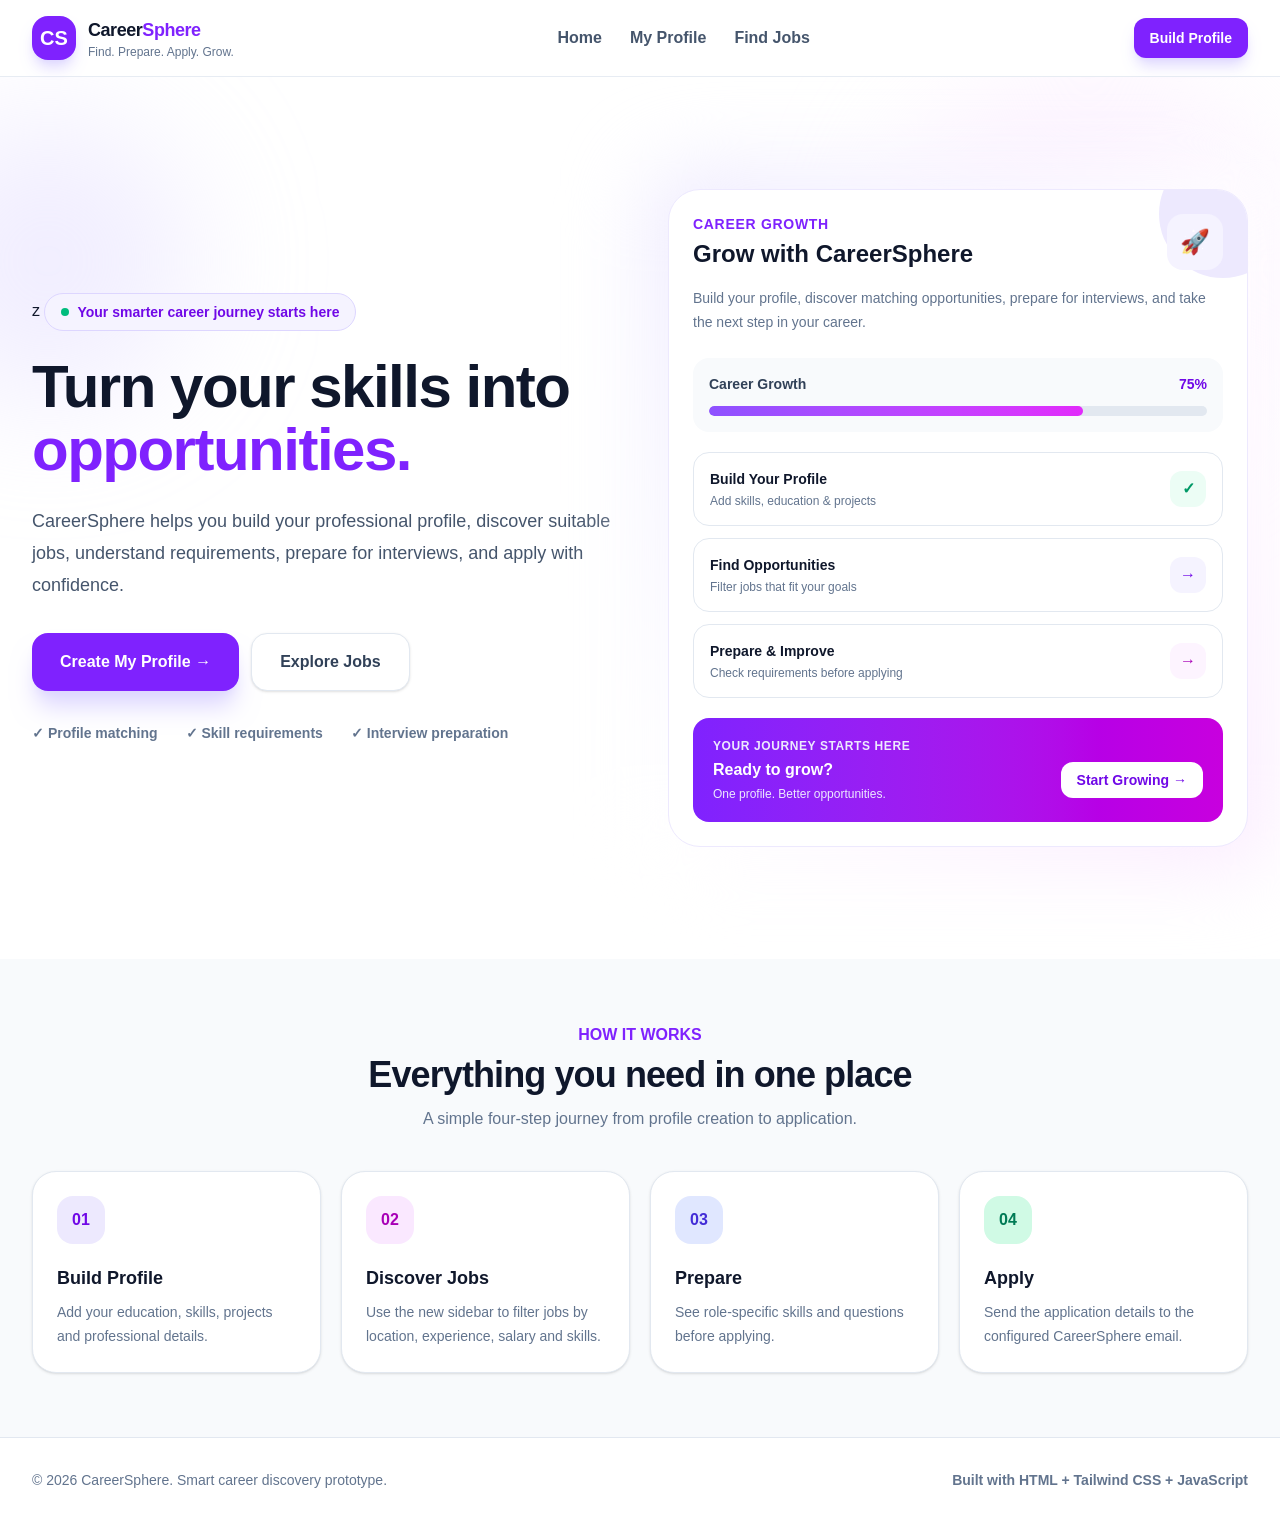
<file: index.html>
<!DOCTYPE html>
<html lang="en">
<head>
  <meta charset="UTF-8">
  <meta name="viewport" content="width=device-width, initial-scale=1.0">
  <title>DAY 5</title>
  <link rel="stylesheet" href="./src/output.css">
</head>

<body class="bg-slate-50 text-slate-900 selection:bg-violet-200 selection:text-violet-900">
  <!-- NAVBAR -->
  <header class="sticky top-0 z-50 border-b border-slate-200/80 bg-white/90 backdrop-blur-xl">
    <div class="mx-auto flex max-w-7xl items-center justify-between px-5 py-4 lg:px-8">
      <button onclick="showPage('home')" class="flex items-center gap-3">
        <span class="grid h-11 w-11 place-items-center rounded-2xl bg-violet-600 text-xl font-black text-white shadow-lg shadow-violet-200">CS</span>
        <span class="text-left">
          <span class="block text-lg font-black tracking-tight">Career<span class="text-violet-600">Sphere</span></span>
          <span class="hidden text-xs font-medium text-slate-500 sm:block">Find. Prepare. Apply. Grow.</span>
        </span>
      </button>

      <nav class="hidden items-center gap-7 md:flex">
        <button onclick="showPage('home')" class="font-semibold text-slate-600 hover:text-violet-600">Home</button>
        <button onclick="showPage('profile')" class="font-semibold text-slate-600 hover:text-violet-600">My Profile</button>
        <button onclick="showPage('jobs')" class="font-semibold text-slate-600 hover:text-violet-600">Find Jobs</button>
      </nav>

      <button onclick="showPage('profile')" class="rounded-xl bg-violet-600 px-4 py-2.5 text-sm font-bold text-white shadow-lg shadow-violet-200 transition hover:-translate-y-0.5 hover:bg-violet-700">
        Build Profile
      </button>
    </div>
  </header>

  <main>
    <!-- HOME -->
    <section id="homePage" class="page">
      <div class="relative overflow-hidden bg-white">
        <div class="absolute -left-24 top-10 h-72 w-72 rounded-full bg-violet-200/40 blur-3xl"></div>
        <div class="absolute right-0 top-0 h-96 w-96 rounded-full bg-fuchsia-100/60 blur-3xl"></div>

        <div class="relative mx-auto grid max-w-7xl items-center gap-14 px-5 py-20 lg:grid-cols-2 lg:px-8 lg:py-28">
          <div>z
            <div class="mb-6 inline-flex items-center gap-2 rounded-full border border-violet-200 bg-violet-50 px-4 py-2 text-sm font-bold text-violet-700">
              <span class="h-2 w-2 rounded-full bg-emerald-500"></span>
              Your smarter career journey starts here
            </div>

            <h1 class="max-w-3xl text-5xl font-black leading-[1.05] tracking-tight sm:text-6xl">
              Turn your skills into
              <span class="text-violet-600"> opportunities.</span>
            </h1>

            <p class="mt-6 max-w-2xl text-lg leading-8 text-slate-600">
              CareerSphere helps you build your professional profile, discover suitable jobs,
              understand requirements, prepare for interviews, and apply with confidence.
            </p>

            <div class="mt-8 flex flex-col gap-3 sm:flex-row">
              <button onclick="showPage('profile')" class="rounded-2xl bg-violet-600 px-7 py-4 font-bold text-white shadow-xl shadow-violet-200 transition hover:-translate-y-1 hover:bg-violet-700">
                Create My Profile →
              </button>
              <button onclick="showPage('jobs')" class="rounded-2xl border border-slate-200 bg-white px-7 py-4 font-bold text-slate-700 shadow-sm transition hover:-translate-y-1 hover:border-violet-300 hover:text-violet-700">
                Explore Jobs
              </button>
            </div>

            <div class="mt-8 flex flex-wrap gap-x-7 gap-y-3 text-sm font-semibold text-slate-500">
              <span>✓ Profile matching</span>
              <span>✓ Skill requirements</span>
              <span>✓ Interview preparation</span>
            </div>
          </div>

          <!-- GROW WITH CAREERSPHERE PANEL -->
          <div class="relative">
            <div class="absolute -inset-5 rounded-[2.5rem] bg-gradient-to-br from-violet-100 via-white to-fuchsia-100 blur-2xl"></div>
            <div class="relative overflow-hidden rounded-[2rem] border border-violet-100 bg-white p-6 shadow-glow">
              <div class="absolute -right-10 -top-10 h-32 w-32 rounded-full bg-violet-100"></div>

              <div class="relative flex items-center justify-between">
                <div>
                  <p class="text-sm font-black uppercase tracking-wider text-violet-600">Career Growth</p>
                  <h2 class="mt-1 text-2xl font-black">Grow with CareerSphere</h2>
                </div>
                <span class="grid h-14 w-14 place-items-center rounded-2xl bg-violet-50 text-2xl">🚀</span>
              </div>

              <p class="relative mt-4 text-sm leading-6 text-slate-500">
                Build your profile, discover matching opportunities, prepare for interviews,
                and take the next step in your career.
              </p>

              <div class="relative mt-6 rounded-2xl bg-slate-50 p-4">
                <div class="flex items-center justify-between">
                  <span class="text-sm font-bold text-slate-700">Career Growth</span>
                  <span class="text-sm font-black text-violet-700">75%</span>
                </div>
                <div class="mt-3 h-2.5 overflow-hidden rounded-full bg-slate-200">
                  <div class="h-2.5 w-3/4 rounded-full bg-gradient-to-r from-violet-500 to-fuchsia-500"></div>
                </div>
              </div>

              <div class="relative mt-5 grid gap-3">
                <button onclick="showPage('profile')" class="flex items-center justify-between rounded-2xl border border-slate-200 bg-white p-4 text-left transition hover:-translate-y-0.5 hover:border-violet-200 hover:shadow-md">
                  <span>
                    <span class="block text-sm font-black">Build Your Profile</span>
                    <span class="mt-1 block text-xs text-slate-500">Add skills, education & projects</span>
                  </span>
                  <span class="grid h-9 w-9 place-items-center rounded-xl bg-emerald-50 font-black text-emerald-600">✓</span>
                </button>

                <button onclick="showPage('jobs')" class="flex items-center justify-between rounded-2xl border border-slate-200 bg-white p-4 text-left transition hover:-translate-y-0.5 hover:border-violet-200 hover:shadow-md">
                  <span>
                    <span class="block text-sm font-black">Find Opportunities</span>
                    <span class="mt-1 block text-xs text-slate-500">Filter jobs that fit your goals</span>
                  </span>
                  <span class="grid h-9 w-9 place-items-center rounded-xl bg-violet-50 font-black text-violet-700">→</span>
                </button>

                <button onclick="showPage('jobs')" class="flex items-center justify-between rounded-2xl border border-slate-200 bg-white p-4 text-left transition hover:-translate-y-0.5 hover:border-violet-200 hover:shadow-md">
                  <span>
                    <span class="block text-sm font-black">Prepare & Improve</span>
                    <span class="mt-1 block text-xs text-slate-500">Check requirements before applying</span>
                  </span>
                  <span class="grid h-9 w-9 place-items-center rounded-xl bg-fuchsia-50 font-black text-fuchsia-700">→</span>
                </button>
              </div>

              <div class="relative mt-5 rounded-2xl bg-gradient-to-r from-violet-600 to-fuchsia-600 p-5 text-white">
                <p class="text-xs font-bold uppercase tracking-wider text-violet-100">Your Journey Starts Here</p>
                <div class="mt-1 flex items-center justify-between gap-4">
                  <div>
                    <p class="font-black">Ready to grow?</p>
                    <p class="mt-1 text-xs text-violet-100">One profile. Better opportunities.</p>
                  </div>
                  <button onclick="showPage('profile')" class="rounded-xl bg-white px-4 py-2 text-sm font-black text-violet-700 transition hover:scale-105">
                    Start Growing →
                  </button>
                </div>
              </div>
            </div>
          </div>
        </div>
      </div>

      <div class="mx-auto max-w-7xl px-5 py-16 lg:px-8">
        <div class="text-center">
          <p class="font-bold text-violet-600">HOW IT WORKS</p>
          <h2 class="mt-2 text-3xl font-black tracking-tight sm:text-4xl">Everything you need in one place</h2>
          <p class="mx-auto mt-3 max-w-2xl text-slate-500">A simple four-step journey from profile creation to application.</p>
        </div>

        <div class="mt-10 grid gap-5 md:grid-cols-2 lg:grid-cols-4">
          <div class="rounded-3xl border border-slate-200 bg-white p-6 shadow-sm transition hover:-translate-y-1 hover:shadow-xl">
            <span class="grid h-12 w-12 place-items-center rounded-2xl bg-violet-100 font-black text-violet-700">01</span>
            <h3 class="mt-5 text-lg font-black">Build Profile</h3>
            <p class="mt-2 text-sm leading-6 text-slate-500">Add your education, skills, projects and professional details.</p>
          </div>
          <div class="rounded-3xl border border-slate-200 bg-white p-6 shadow-sm transition hover:-translate-y-1 hover:shadow-xl">
            <span class="grid h-12 w-12 place-items-center rounded-2xl bg-fuchsia-100 font-black text-fuchsia-700">02</span>
            <h3 class="mt-5 text-lg font-black">Discover Jobs</h3>
            <p class="mt-2 text-sm leading-6 text-slate-500">Use the new sidebar to filter jobs by location, experience, salary and skills.</p>
          </div>
          <div class="rounded-3xl border border-slate-200 bg-white p-6 shadow-sm transition hover:-translate-y-1 hover:shadow-xl">
            <span class="grid h-12 w-12 place-items-center rounded-2xl bg-indigo-100 font-black text-indigo-700">03</span>
            <h3 class="mt-5 text-lg font-black">Prepare</h3>
            <p class="mt-2 text-sm leading-6 text-slate-500">See role-specific skills and questions before applying.</p>
          </div>
          <div class="rounded-3xl border border-slate-200 bg-white p-6 shadow-sm transition hover:-translate-y-1 hover:shadow-xl">
            <span class="grid h-12 w-12 place-items-center rounded-2xl bg-emerald-100 font-black text-emerald-700">04</span>
            <h3 class="mt-5 text-lg font-black">Apply</h3>
            <p class="mt-2 text-sm leading-6 text-slate-500">Send the application details to the configured CareerSphere email.</p>
          </div>
        </div>
      </div>
    </section>

    <!-- PROFILE -->
    <section id="profilePage" class="page hidden">
      <div class="bg-white">
        <div class="mx-auto max-w-4xl px-5 py-12 lg:px-8">
          <div class="mb-8">
            <span class="rounded-full bg-violet-50 px-4 py-2 text-sm font-bold text-violet-700">STEP 1 · YOUR PROFILE</span>
            <h1 class="mt-5 text-4xl font-black tracking-tight">Create your professional profile</h1>
            <p class="mt-3 text-slate-500">The information you add here is used to calculate job profile matches.</p>
          </div>

          <form id="profileForm" class="space-y-6">
            <div class="rounded-3xl border border-slate-200 bg-white p-6 shadow-sm">
              <h2 class="text-xl font-black">Personal & Professional</h2>
              <div class="mt-5 grid gap-5 sm:grid-cols-2">
                <label class="block"><span class="label">Full Name</span><input id="name" required class="input" placeholder="Your name"></label>
                <label class="block"><span class="label">Email</span><input id="email" type="email" required class="input" placeholder="you@example.com"></label>
                <label class="block"><span class="label">Phone</span><input id="phone" class="input" placeholder="+91 ..."></label>
                <label class="block"><span class="label">Profession</span><input id="profession" class="input" placeholder="Student / Developer / Analyst"></label>
                <label class="block"><span class="label">Experience</span><select id="experience" class="input"><option>Fresher</option><option>0–2 Years</option><option>1–3 Years</option><option>3+ Years</option></select></label>
                <label class="block"><span class="label">Preferred Location</span><input id="location" class="input" placeholder="Pune / Bangalore / Remote"></label>
              </div>
            </div>

            <div class="rounded-3xl border border-slate-200 bg-white p-6 shadow-sm">
              <h2 class="text-xl font-black">Education</h2>
              <div class="mt-5 grid gap-5 sm:grid-cols-2">
                <label class="block"><span class="label">College</span><input id="college" class="input" placeholder="College name"></label>
                <label class="block"><span class="label">Degree</span><input id="degree" class="input" placeholder="B.Tech / B.E / MCA"></label>
                <label class="block"><span class="label">Branch</span><input id="branch" class="input" placeholder="CSE / AIML / IT"></label>
                <label class="block"><span class="label">Graduation Year</span><input id="graduation" class="input" placeholder="2027"></label>
                <label class="block sm:col-span-2"><span class="label">CGPA</span><input id="cgpa" class="input" placeholder="8.5"></label>
              </div>
            </div>

            <div class="rounded-3xl border border-slate-200 bg-white p-6 shadow-sm">
              <h2 class="text-xl font-black">Skills & Projects</h2>
              <div class="mt-5 space-y-5">
                <label class="block"><span class="label">Skills</span><input id="skills" class="input" placeholder="Java, Python, DSA, HTML, CSS, JavaScript"></label>
                <label class="block"><span class="label">Projects</span><textarea id="projects" rows="4" class="input" placeholder="Tell us about your best projects..."></textarea></label>
                <div class="grid gap-5 sm:grid-cols-2">
                  <label class="block"><span class="label">GitHub ID / Link</span><input id="github" class="input" placeholder="github.com/username"></label>
                  <label class="block"><span class="label">LinkedIn</span><input id="linkedin" class="input" placeholder="linkedin.com/in/username"></label>
                </div>
                <label class="block">
                  <span class="label">Resume</span>
                  <input id="resume" type="file" accept=".pdf,.doc,.docx" class="block w-full rounded-2xl border border-dashed border-slate-300 bg-slate-50 p-4 text-sm text-slate-500 file:mr-4 file:rounded-xl file:border-0 file:bg-violet-100 file:px-4 file:py-2 file:font-bold file:text-violet-700">
                  <span class="mt-2 block text-xs text-slate-400">The file name is saved in the browser for the prototype. The application email includes the resume name.</span>
                </label>
              </div>
            </div>

            <div class="rounded-3xl border border-slate-200 bg-white p-6 shadow-sm">
              <h2 class="text-xl font-black">Skill-Based Questions</h2>
              <div class="mt-5 space-y-5">
                <label class="block"><span class="label">Coding Level</span><select id="codingLevel" class="input"><option>Beginner</option><option>Intermediate</option><option>Advanced</option></select></label>
                <label class="block"><span class="label">What area do you want to grow in?</span><input id="interest" class="input" placeholder="AI/ML, Web Development, Data, Software..."></label>
              </div>
            </div>

            <button class="w-full rounded-2xl bg-violet-600 px-6 py-4 font-black text-white shadow-xl shadow-violet-200 transition hover:bg-violet-700" type="submit">
              Save Profile & Find Jobs →
            </button>
          </form>
        </div>
      </div>
    </section>

    <!-- JOBS -->
    <section id="jobsPage" class="page hidden">
      <div class="mx-auto max-w-7xl px-5 py-12 lg:px-8">
        <div class="flex flex-col justify-between gap-5 md:flex-row md:items-end">
          <div>
            <span class="rounded-full bg-violet-50 px-4 py-2 text-sm font-bold text-violet-700">STEP 2 · JOB DISCOVERY</span>
            <h1 class="mt-5 text-4xl font-black tracking-tight">Find your next role</h1>
            <p class="mt-3 text-slate-500">Use the sidebar like a job-search control panel and find roles matching your profile.</p>
          </div>
          <button onclick="showPage('profile')" class="rounded-xl border border-slate-200 bg-white px-4 py-3 font-bold hover:border-violet-300 hover:text-violet-700">Edit Profile</button>
        </div>

        <!-- MOBILE SEARCH -->
        <div class="mt-8 grid gap-3 rounded-3xl border border-slate-200 bg-white p-4 shadow-sm md:hidden">
          <input id="jobSearchMobile" oninput="syncMobileSearch()" class="input" placeholder="🔎 Job, company or skill">
        </div>

        <!-- SIDEBAR + JOB GRID -->
        <div class="mt-8 grid gap-6 lg:grid-cols-[280px_1fr]">
          <!-- FILTER SIDEBAR -->
          <aside class="h-fit rounded-3xl border border-violet-100 bg-violet-50/70 p-5 shadow-sm lg:sticky lg:top-28">
            <div class="flex items-center justify-between">
              <div>
                <p class="text-xs font-black uppercase tracking-wider text-violet-600">Search Controls</p>
                <h2 class="mt-1 text-xl font-black">Filters</h2>
              </div>
              <span class="grid h-10 w-10 place-items-center rounded-xl bg-white text-lg shadow-sm">⚙️</span>
            </div>

            <div class="mt-6 space-y-5">
              <label class="block">
                <span class="label">Job / Company / Skill</span>
                <input id="jobSearch" oninput="renderJobs()" class="input bg-white" placeholder="e.g. Python, Google">
              </label>

              <label class="block">
                <span class="label">Location</span>
                <select id="filterLocation" onchange="renderJobs()" class="input bg-white">
                  <option value="">All locations</option>
                  <option>Bangalore</option>
                  <option>Hyderabad</option>
                  <option>Pune</option>
                  <option>Mumbai</option>
                  <option>Noida</option>
                  <option>Remote</option>
                </select>
              </label>

              <label class="block">
                <span class="label">Experience</span>
                <select id="filterExperience" onchange="renderJobs()" class="input bg-white">
                  <option value="">All experience</option>
                  <option>Fresher</option>
                  <option>0–2 Years</option>
                  <option>1–2 Years</option>
                  <option>1–3 Years</option>
                  <option>3+ Years</option>
                </select>
              </label>

              <label class="block">
                <span class="label">Work Mode</span>
                <select id="filterType" onchange="renderJobs()" class="input bg-white">
                  <option value="">All work types</option>
                  <option>On-site</option>
                  <option>Hybrid</option>
                  <option>Remote</option>
                </select>
              </label>

              <label class="block">
                <span class="label">Company</span>
                <select id="filterCompany" onchange="renderJobs()" class="input bg-white">
                  <option value="">All companies</option>
                  <option>Google</option>
                  <option>Microsoft</option>
                  <option>Amazon</option>
                  <option>Infosys</option>
                  <option>Accenture</option>
                  <option>TCS</option>
                  <option>IBM</option>
                  <option>Adobe</option>
                  <option>Deloitte</option>
                  <option>Wipro</option>
                  <option>Capgemini</option>
                </select>
              </label>

              <label class="block">
                <span class="label">Main Skill</span>
                <select id="filterSkill" onchange="renderJobs()" class="input bg-white">
                  <option value="">All skills</option>
                  <option>Java</option>
                  <option>Python</option>
                  <option>DSA</option>
                  <option>C++</option>
                  <option>SQL</option>
                  <option>AI</option>
                  <option>ML</option>
                  <option>Machine Learning</option>
                  <option>JavaScript</option>
                  <option>HTML</option>
                  <option>AWS</option>
                </select>
              </label>

              <div>
                <div class="flex items-center justify-between">
                  <span class="label mb-0">Minimum Salary</span>
                  <span id="salaryValue" class="text-sm font-black text-violet-700">₹0 LPA+</span>
                </div>
                <input id="salaryFilter" type="range" min="0" max="25" value="0" step="1" oninput="renderJobs()" class="mt-4 w-full accent-violet-600">
                <div class="mt-2 flex justify-between text-xs font-semibold text-slate-400">
                  <span>₹0 LPA</span><span>₹25 LPA</span>
                </div>
              </div>

              <button onclick="applyRecommendedFilters()" class="w-full rounded-2xl bg-gradient-to-r from-violet-600 to-fuchsia-600 px-5 py-3.5 font-black text-white shadow-lg transition hover:-translate-y-0.5">
                ✨ Show My Matches
              </button>

              <button onclick="resetFilters()" class="w-full rounded-2xl bg-white px-5 py-3.5 font-black text-slate-700 shadow-sm ring-1 ring-slate-200 transition hover:bg-slate-50">
                Reset Filters
              </button>
            </div>
          </aside>

          <!-- JOB RESULTS -->
          <div class="min-w-0">
            <div class="mb-4 flex flex-col gap-3 sm:flex-row sm:items-center sm:justify-between">
              <div>
                <p id="jobCount" class="text-sm font-bold text-slate-500">Showing jobs</p>
              </div>
              <div class="hidden items-center gap-2 rounded-2xl border border-slate-200 bg-white px-4 py-2.5 text-xs font-bold text-slate-500 sm:flex">
                <span class="h-2 w-2 rounded-full bg-emerald-500"></span>
                Profile matching enabled
              </div>
            </div>

            <div id="jobsGrid" class="grid gap-5 xl:grid-cols-2"></div>
          </div>
        </div>
      </div>
    </section>

    <!-- INTERVIEW + APPLICATION -->
    <section id="interviewPage" class="page hidden">
      <div class="mx-auto max-w-5xl px-5 py-12 lg:px-8">
        <span class="rounded-full bg-violet-50 px-4 py-2 text-sm font-bold text-violet-700">STEP 3 · PREPARE & APPLY</span>
        <h1 class="mt-5 text-4xl font-black tracking-tight">Get interview-ready</h1>
        <div id="selectedJobBox" class="mt-8"></div>

        <div class="mt-6 grid gap-5 md:grid-cols-3">
          <div class="rounded-3xl border border-slate-200 bg-white p-6 shadow-sm">
            <span class="text-2xl">🎯</span>
            <h3 class="mt-4 font-black">Know the role</h3>
            <p class="mt-2 text-sm leading-6 text-slate-500">Review required skills, education and experience before applying.</p>
          </div>
          <div class="rounded-3xl border border-slate-200 bg-white p-6 shadow-sm">
            <span class="text-2xl">💡</span>
            <h3 class="mt-4 font-black">Prepare answers</h3>
            <p class="mt-2 text-sm leading-6 text-slate-500">Think about your projects, strengths and why you fit the role.</p>
          </div>
          <div class="rounded-3xl border border-slate-200 bg-white p-6 shadow-sm">
            <span class="text-2xl">🚀</span>
            <h3 class="mt-4 font-black">Apply confidently</h3>
            <p class="mt-2 text-sm leading-6 text-slate-500">Submit the application after checking the role requirements.</p>
          </div>
        </div>

        <div class="mt-6 rounded-3xl border border-slate-200 bg-white p-6 shadow-sm">
          <h2 class="text-xl font-black">Practice Questions</h2>
          <div class="mt-5 space-y-3">
            <div class="rounded-2xl bg-slate-50 p-4 font-semibold">Why are you suitable for this role?</div>
            <div class="rounded-2xl bg-slate-50 p-4 font-semibold">Which project are you most proud of?</div>
            <div class="rounded-2xl bg-slate-50 p-4 font-semibold">What would you like to learn in this role?</div>
          </div>
        </div>

        <!-- APPLICATION FORM -->
        <div class="mt-6 rounded-3xl border border-violet-100 bg-white p-6 shadow-glow">
          <div class="flex flex-col justify-between gap-3 sm:flex-row sm:items-center">
            <div>
              <p class="text-xs font-black uppercase tracking-wider text-violet-600">Final Step</p>
              <h2 class="mt-1 text-2xl font-black">Submit your application</h2>
            </div>
            <span class="rounded-full bg-emerald-50 px-3 py-2 text-xs font-black text-emerald-700">Secure application form</span>
          </div>

          <p class="mt-3 text-sm leading-6 text-slate-500">
            Your application details will be submitted to the CareerSphere receiving email configured in this project.
          </p>

          <form id="applicationForm" class="mt-6 grid gap-5 sm:grid-cols-2">
            <label class="block"><span class="label">Full Name</span><input id="applicationName" name="name" required class="input" placeholder="Your full name"></label>
            <label class="block"><span class="label">Email</span><input id="applicationEmail" name="email" type="email" required class="input" placeholder="your@email.com"></label>
            <label class="block"><span class="label">Phone</span><input id="applicationPhone" name="phone" class="input" placeholder="+91 ..."></label>
            <label class="block"><span class="label">College</span><input id="applicationCollege" name="college" class="input" placeholder="College name"></label>
            <label class="block"><span class="label">Degree</span><input id="applicationDegree" name="degree" class="input" placeholder="B.Tech / B.E / MCA"></label>
            <label class="block"><span class="label">Skills</span><input id="applicationSkills" name="skills" class="input" placeholder="Java, Python, DSA"></label>
            <label class="block sm:col-span-2"><span class="label">Why are you suitable for this role?</span><textarea id="applicationMessage" name="message" rows="4" class="input" placeholder="Briefly describe your skills, projects and interest in this role."></textarea></label>

            <div class="sm:col-span-2 rounded-2xl bg-violet-50 p-4">
              <div class="flex items-start gap-3">
                <span class="text-xl">📄</span>
                <div>
                  <p class="text-sm font-black text-violet-900">Resume</p>
                  <p id="applicationResume" class="mt-1 text-xs text-violet-700">No resume selected</p>
                </div>
              </div>
            </div>

            <button type="submit" class="sm:col-span-2 w-full rounded-2xl bg-violet-600 px-6 py-4 font-black text-white shadow-xl shadow-violet-200 transition hover:bg-violet-700">
              Send Application →
            </button>
          </form>

          <p class="mt-4 text-center text-xs text-slate-400">
            CareerSphere prototype • Application email is handled through the configured form endpoint.
          </p>
        </div>
      </div>
    </section>

    <!-- CONFIRMATION -->
    <section id="confirmationPage" class="page hidden">
      <div class="mx-auto max-w-3xl px-5 py-20 text-center lg:px-8">
        <div class="mx-auto grid h-20 w-20 place-items-center rounded-full bg-emerald-100 text-4xl">✓</div>
        <p class="mt-7 font-bold text-emerald-600">APPLICATION SUBMITTED</p>
        <h1 class="mt-3 text-4xl font-black tracking-tight sm:text-5xl">You're one step closer! 🎉</h1>
        <p class="mx-auto mt-5 max-w-xl leading-7 text-slate-500">
          Your application has been prepared and submitted. Keep your email available for the next communication.
        </p>
        <div id="confirmationDetails" class="mt-8 rounded-3xl border border-slate-200 bg-white p-6 text-left shadow-sm"></div>
        <button onclick="showPage('jobs')" class="mt-6 rounded-2xl bg-violet-600 px-7 py-4 font-black text-white shadow-xl shadow-violet-200 hover:bg-violet-700">Explore More Jobs</button>
      </div>
    </section>
  </main>

  <footer class="border-t border-slate-200 bg-white">
    <div class="mx-auto flex max-w-7xl flex-col justify-between gap-3 px-5 py-8 text-sm text-slate-500 sm:flex-row lg:px-8">
      <p>© 2026 CareerSphere. Smart career discovery prototype.</p>
      <p class="font-semibold">Built with HTML + Tailwind CSS + JavaScript</p>
    </div>
  </footer>

  <script src="script.js"></script>
</body>
</html>
</file>
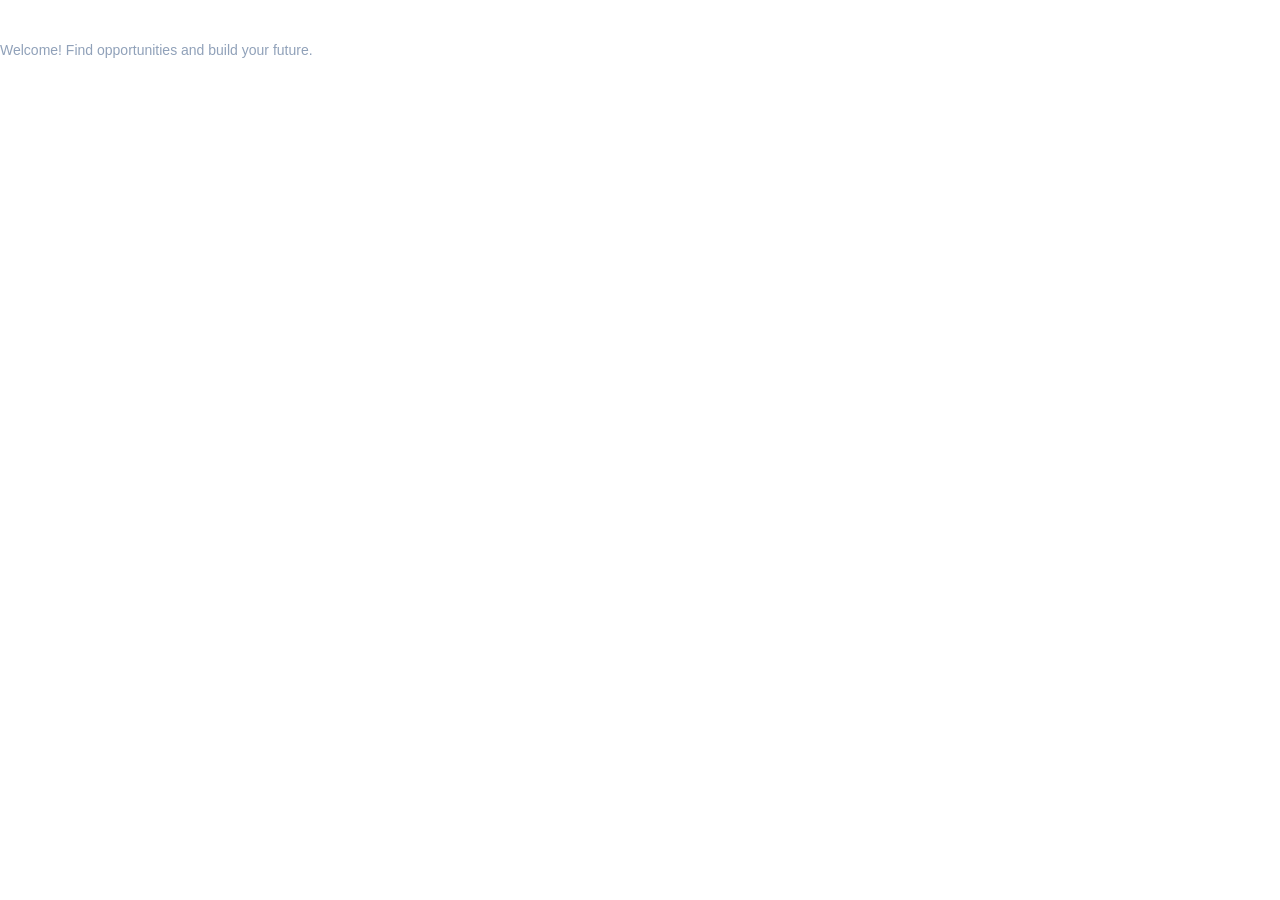
<file: jobportal.html>
<!DOCTYPE html>
<html lang="en">
<head>
    <meta charset="UTF-8">
    <meta name="viewport" content="width=device-width, initial-scale=1.0">
    <title>first page</title>
<link rel="stylesheet" href="./src/output.css">
    <!-- Tailwind CSS -->
   
</head>

<body class="bg-slate-100">

    <!-- Header Section -->
    <header class="bg-slate-950 text-white">

        <div class="max-w-7xl mx-auto px-8 py-6 
                    flex items-center justify-between">

            <!-- Portal Name + Welcome Line -->
            <div>
                <h1 class="text-3xl font-bold">
                    Career<span class="text-cyan-400">Sphere</span>
                </h1>

                <p class="text-sm text-slate-400 mt-1">
                    Welcome! Find opportunities and build your future.
                </p>
            </div>


            <!-- Three Buttons -->
            <div class="flex items-center gap-3">

                <button class="px-5 py-2 rounded-full
                               text-slate-300
                               hover:bg-white/10
                               hover:text-white
                               transition">
                    Home
                </button>


                <button class="px-5 py-2 rounded-full
                               bg-white/10
                               text-white
                               hover:bg-white/20
                               transition">
                    Find Jobs
                </button>


                <button class="px-6 py-2 rounded-full
                               bg-gradient-to-r
                               from-purple-500 to-cyan-400
                               text-white font-semibold
                               hover:opacity-90
                               transition">
                    Post a Job
                </button>

            </div>

        </div>

    </header>
</body>
</html>
</file>
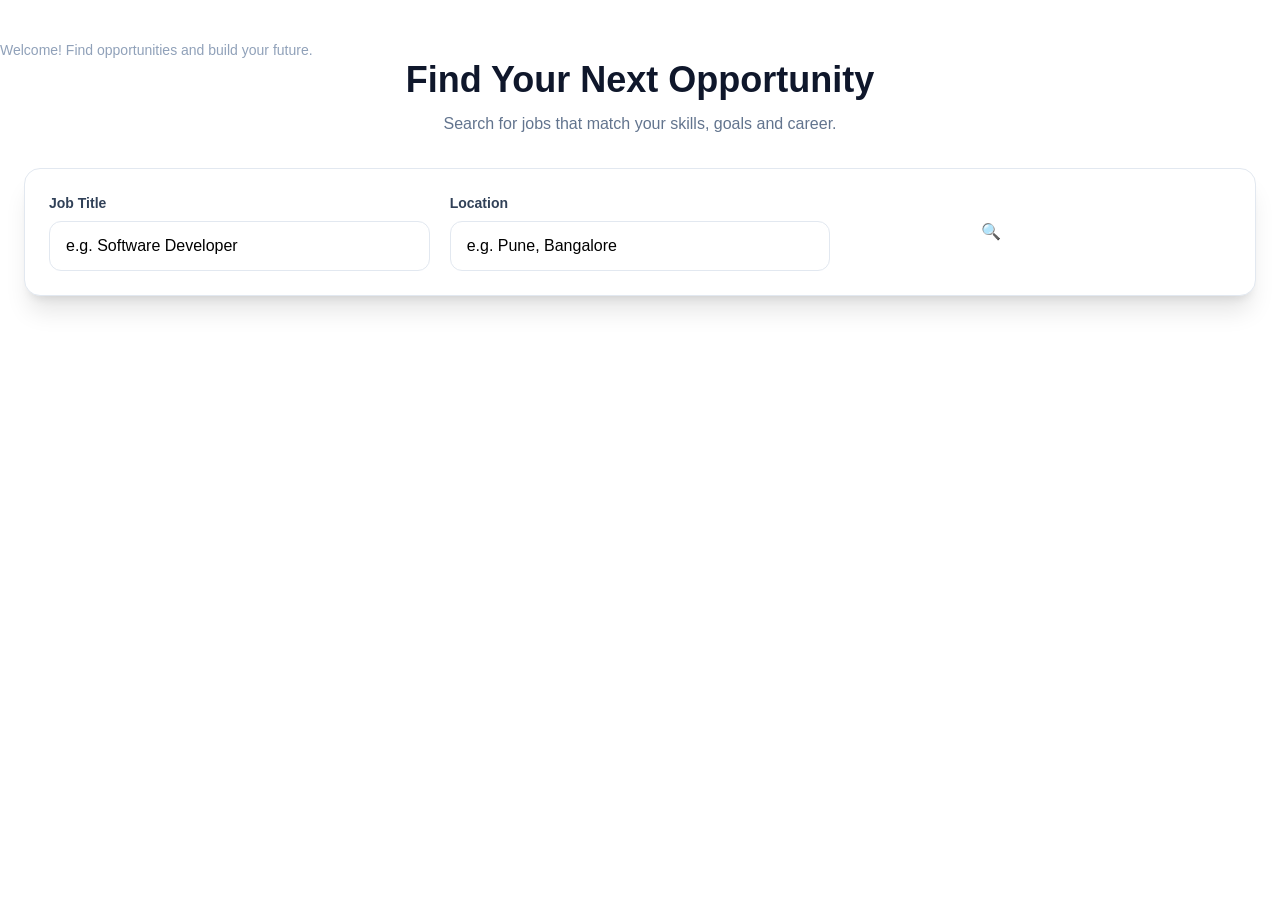
<file: jp.html>
<!DOCTYPE html>
<html lang="en">
<head>
    <meta charset="UTF-8">
    <meta name="viewport" content="width=device-width, initial-scale=1.0">
    <link rel="stylesheet" href="./src/output.css">
    <title>Day-2</title>
</head>
<body>
    <body class="bg-slate-100">

    <!-- ================= HEADER ================= -->

    <header class="bg-slate-950 text-white">

        <div class="max-w-7xl mx-auto px-8 py-6 
                    flex items-center justify-between">

            <!-- Portal Name -->
            <div>
                <h1 class="text-3xl font-bold">
                    Career<span class="text-cyan-400">Sphere</span>
                </h1>

                <p class="text-sm text-slate-400 mt-1">
                    Welcome! Find opportunities and build your future.
                </p>
            </div>

            <!-- Three Buttons -->
            <div class="flex items-center gap-3">

                <button class="px-5 py-2 rounded-full
                               text-slate-300
                               hover:bg-white/10
                               hover:text-white
                               transition">
                    Home
                </button>

                <button class="px-5 py-2 rounded-full
                               bg-white/10
                               text-white
                               hover:bg-white/20
                               transition">
                    Find Jobs
                </button>

                <button class="px-6 py-2 rounded-full
                               bg-gradient-to-r
                               from-purple-500 to-cyan-400
                               text-white font-semibold
                               hover:opacity-90
                               transition">
                    Post a Job
                </button>

            </div>

        </div>

    </header>


    <!-- ================= JOB SEARCH SECTION ================= -->

    <section class="max-w-6xl mx-auto px-6 py-14">

        <!-- Heading -->
        <div class="text-center mb-8">

            <h2 class="text-4xl font-bold text-slate-900">
                Find Your Next
                <span class="text-purple-600">Opportunity</span>
            </h2>

            <p class="text-slate-500 mt-3">
                Search for jobs that match your skills, goals and career.
            </p>

        </div>


        <!-- Search Box -->
        <div class="bg-white rounded-2xl p-6
                    shadow-xl border border-slate-200">

            <div class="grid md:grid-cols-3 gap-5">

                <!-- Job Title -->
                <div>
                    <label class="block text-sm font-semibold
                                  text-slate-700 mb-2">
                        Job Title
                    </label>

                    <input
                        type="text"
                        placeholder="e.g. Software Developer"
                        class="w-full px-4 py-3
                               rounded-xl
                               border border-slate-200
                               outline-none
                               focus:ring-2
                               focus:ring-purple-400
                               focus:border-purple-400">
                </div>


                <!-- Location -->
                <div>
                    <label class="block text-sm font-semibold
                                  text-slate-700 mb-2">
                        Location
                    </label>

                    <input
                        type="text"
                        placeholder="e.g. Pune, Bangalore"
                        class="w-full px-4 py-3
                               rounded-xl
                               border border-slate-200
                               outline-none
                               focus:ring-2
                               focus:ring-cyan-400
                               focus:border-cyan-400">
                </div>


                <!-- Search Button -->
                <div class="flex items-end">

                    <button
                        class="w-full px-6 py-3
                               rounded-xl
                               bg-gradient-to-r
                               from-purple-500 to-cyan-400
                               text-white font-semibold
                               shadow-md
                               hover:shadow-lg
                               hover:scale-[1.02]
                               transition">

                        🔍 Search Jobs

                    </button>

                </div>

            </div>

        </div>

    </section>

</body>

</html>
</body>
</html>
</file>
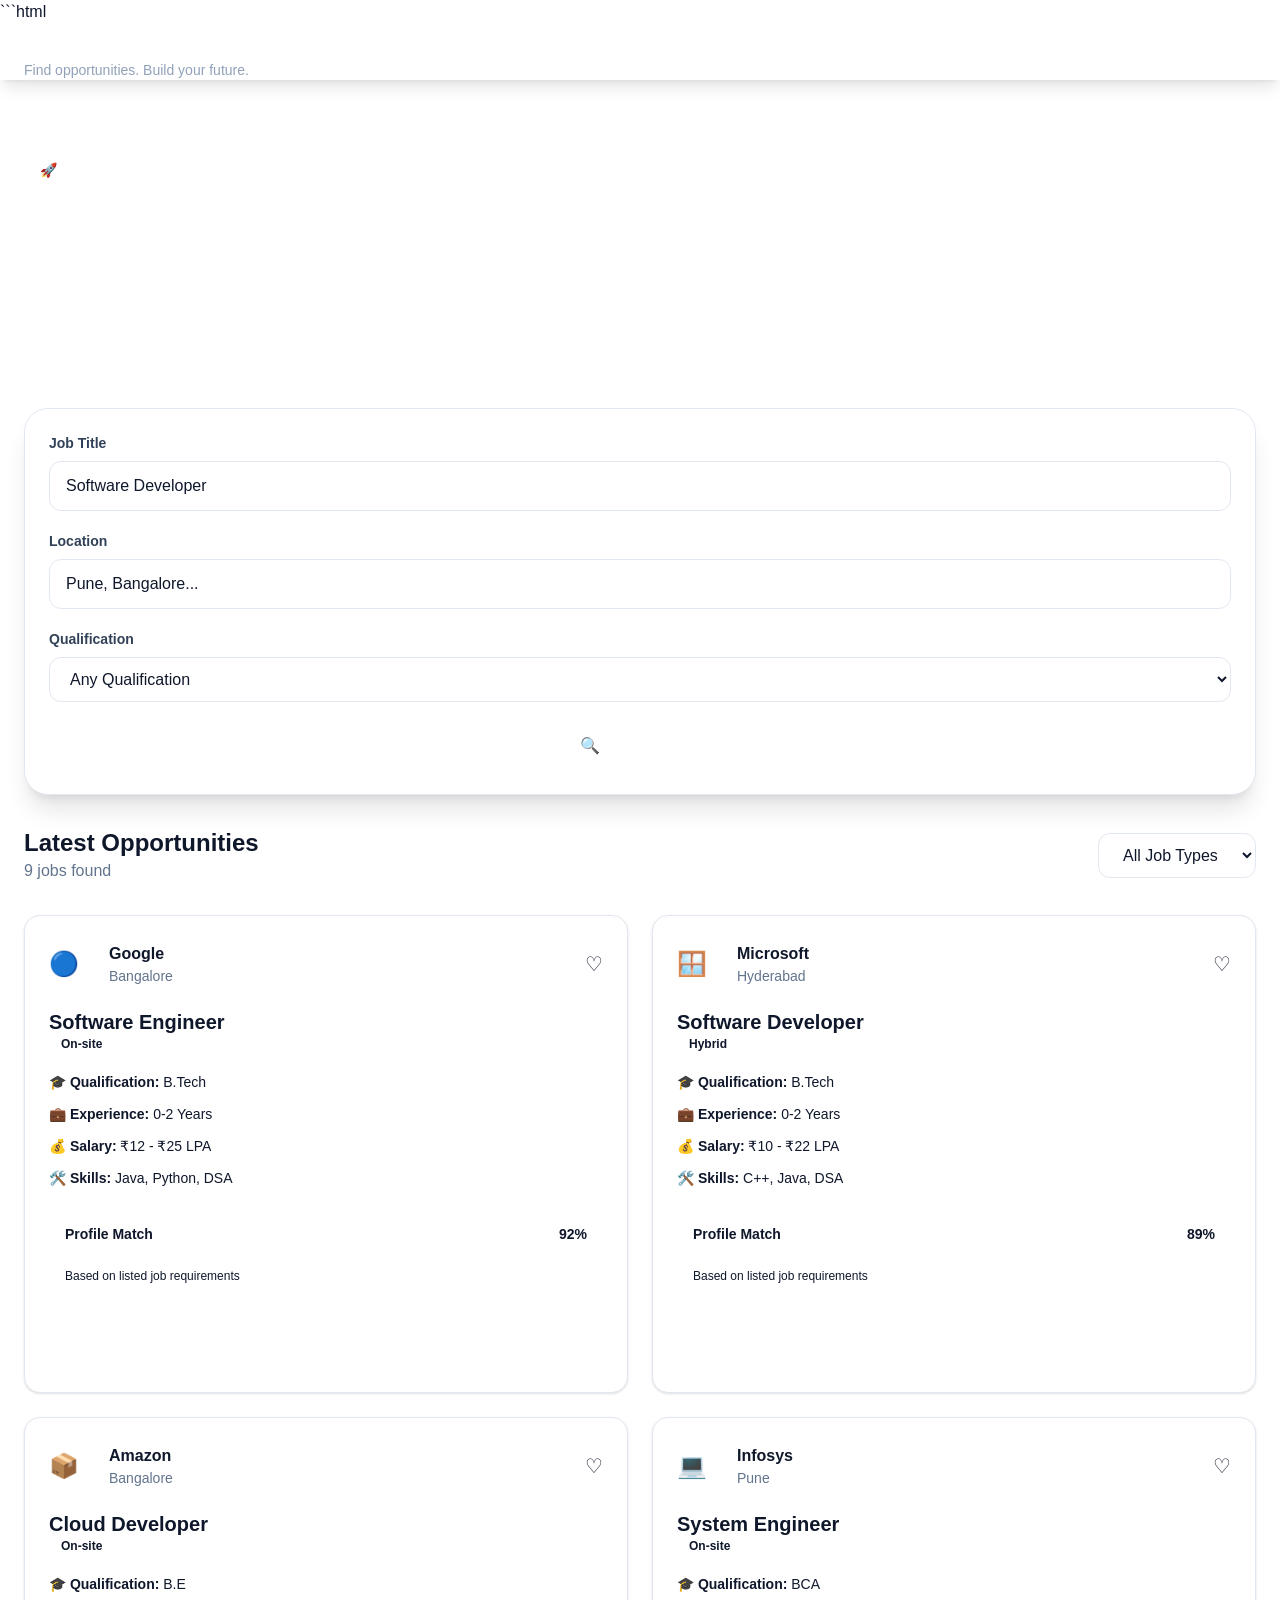
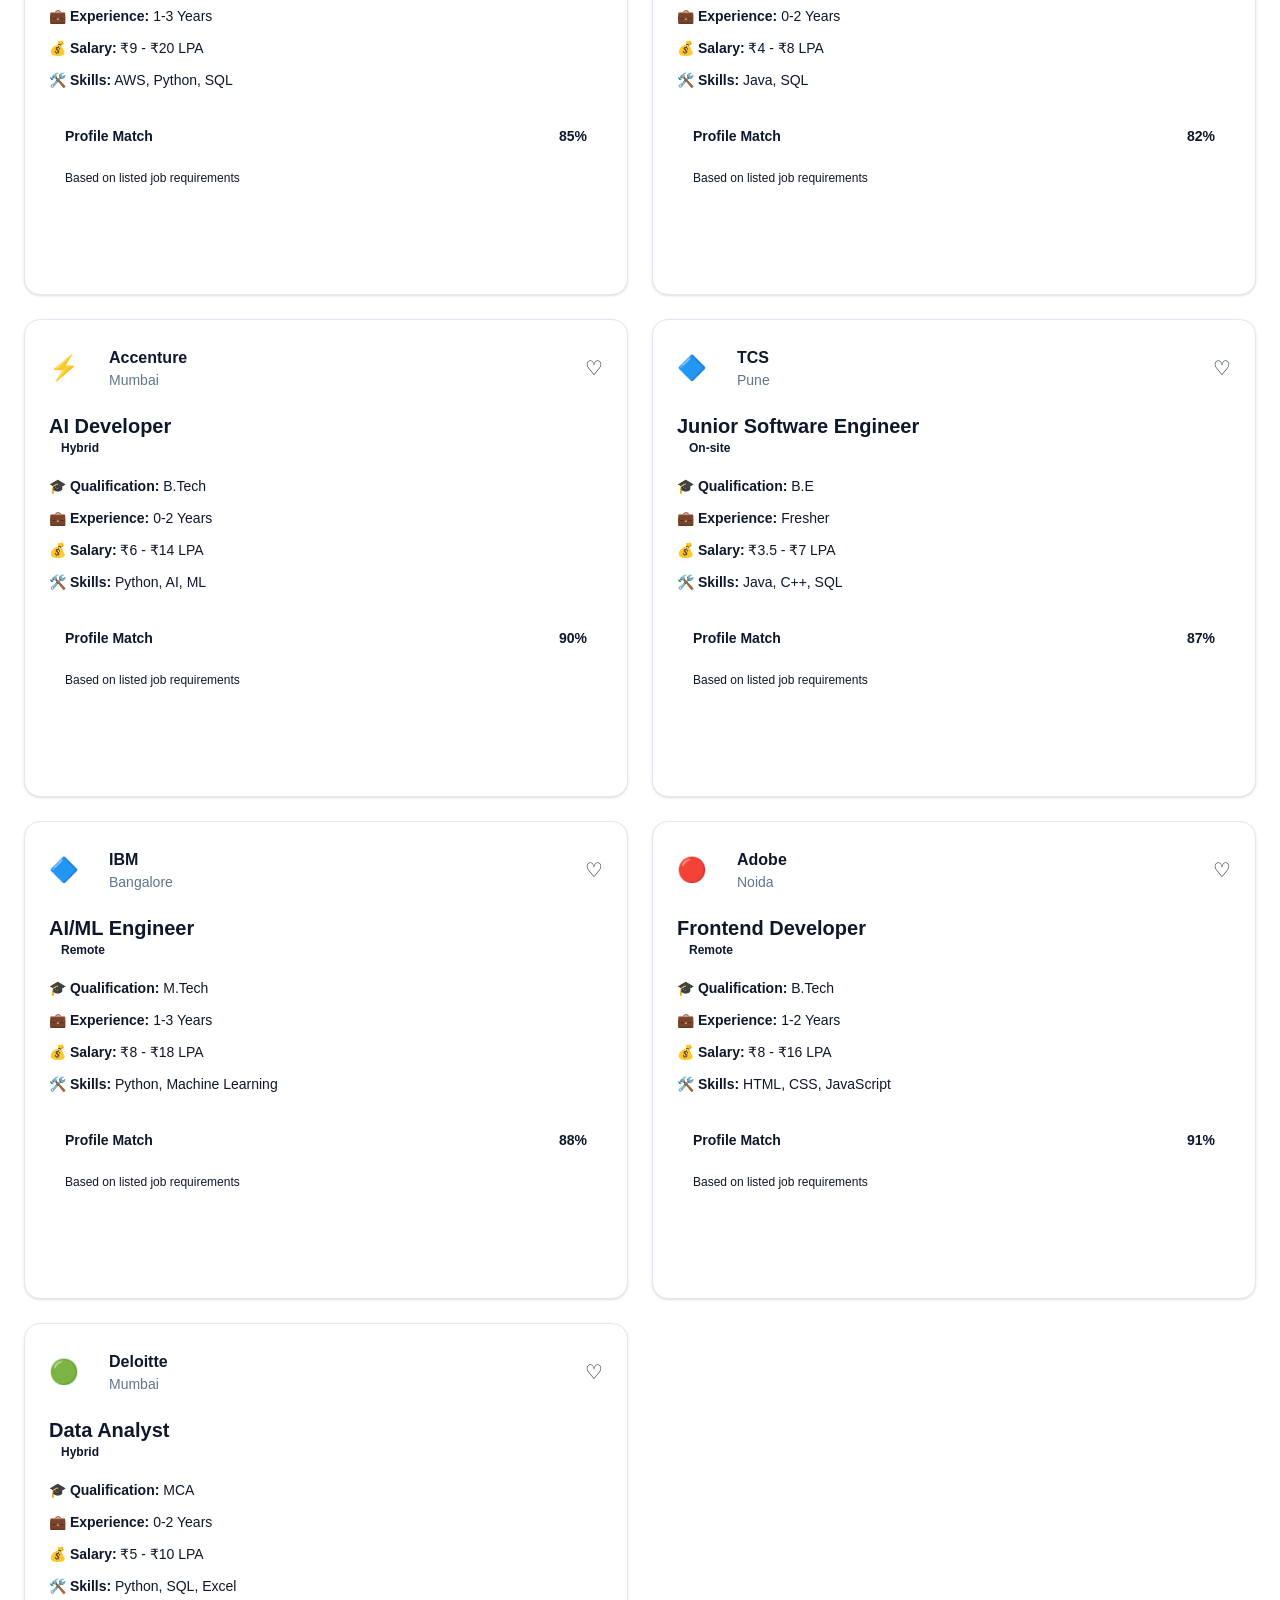
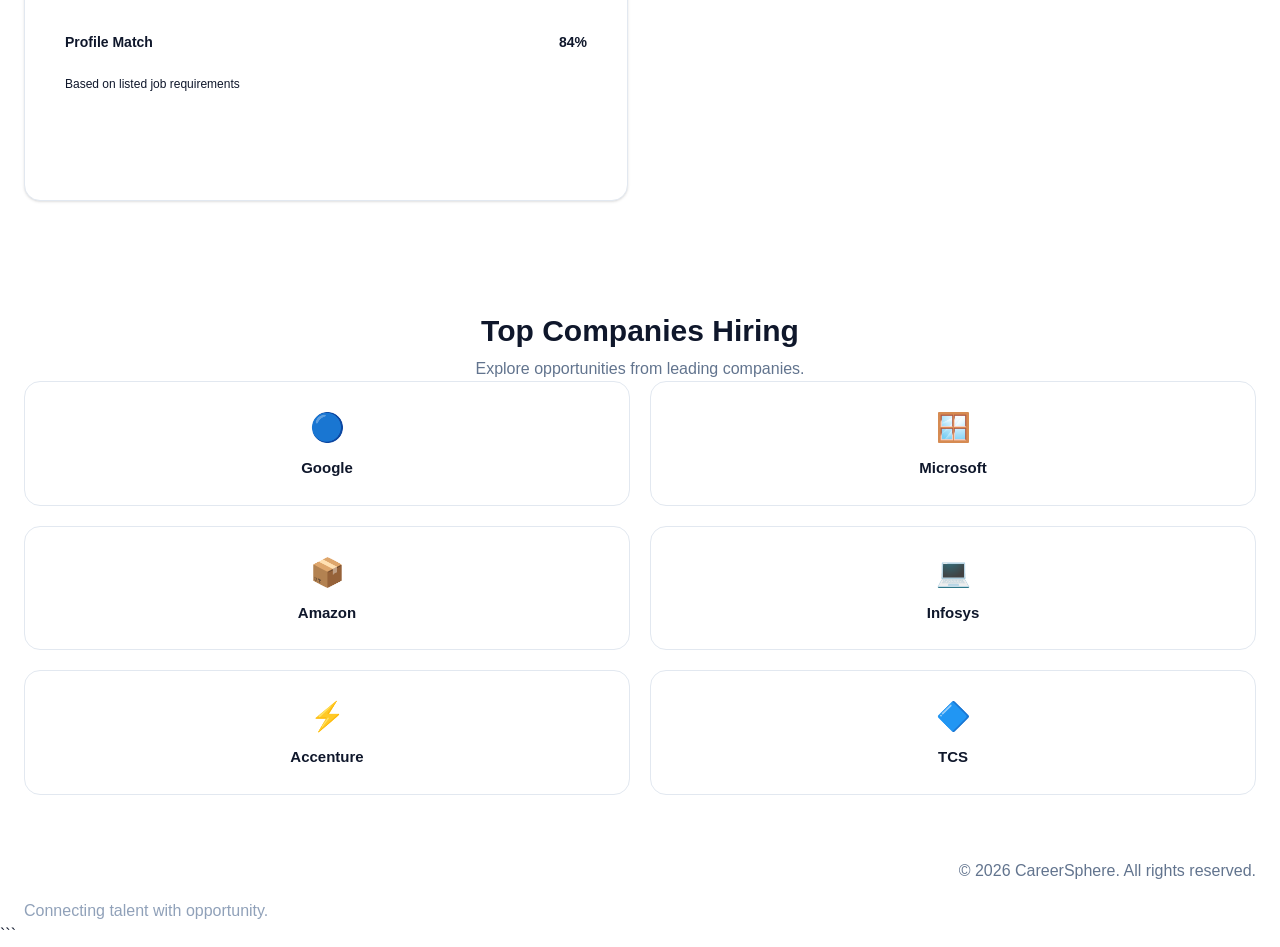
<file: jp3.html>
```html
<!DOCTYPE html>
<html lang="en">

<head>
    <meta charset="UTF-8">
    <meta name="viewport" content="width=device-width, initial-scale=1.0">

    <!-- Your Tailwind CSS -->
    <link rel="stylesheet" href="./src/output.css">

    <title>Day 3</title>
</head>

<body class="bg-slate-100 text-slate-900">

<!-- ================= HEADER ================= -->

<header class="bg-slate-950 text-white sticky top-0 z-50 shadow-lg">

    <div class="max-w-7xl mx-auto px-6 py-5
                flex flex-col md:flex-row
                items-center justify-between gap-4">

        <!-- Logo -->

        <div>
            <h1 class="text-3xl font-bold">
                Career<span class="text-cyan-400">Sphere</span>
            </h1>

            <p class="text-sm text-slate-400">
                Find opportunities. Build your future.
            </p>
        </div>


        <!-- Navigation -->

        <nav class="flex items-center gap-2">

            <button
                onclick="scrollToSection('home')"
                class="px-5 py-2 rounded-full
                       text-slate-300 hover:bg-white/10
                       hover:text-white transition">
                Home
            </button>

            <button
                onclick="scrollToSection('jobs')"
                class="px-5 py-2 rounded-full
                       bg-white/10 text-white
                       hover:bg-white/20 transition">
                Find Jobs
            </button>

            <button
                onclick="showPostJob()"
                class="px-6 py-2 rounded-full
                       bg-gradient-to-r from-purple-500 to-cyan-400
                       text-white font-semibold
                       hover:opacity-90 transition">
                Post a Job
            </button>

        </nav>

    </div>

</header>



<!-- ================= HERO ================= -->

<section id="home"
    class="bg-gradient-to-br from-slate-950 via-purple-950 to-slate-900
           text-white">

    <div class="max-w-7xl mx-auto px-6 py-20">

        <div class="max-w-3xl">

            <span class="inline-block px-4 py-2 mb-5
                         rounded-full bg-white/10
                         text-cyan-300 text-sm">
                🚀 Your career starts here
            </span>

            <h2 class="text-5xl md:text-6xl font-bold leading-tight">

                Find Your Next
                <span class="text-cyan-400">
                    Opportunity
                </span>

            </h2>

            <p class="mt-6 text-slate-300 text-lg">
                Discover jobs from top companies based on your
                skills, qualification and experience.
            </p>

        </div>

    </div>

</section>



<!-- ================= SEARCH SECTION ================= -->

<section id="jobs" class="max-w-7xl mx-auto px-6 py-12">

    <div class="bg-white rounded-3xl p-6 md:p-8 shadow-xl
                border border-slate-200">

        <div class="grid md:grid-cols-4 gap-5">

            <!-- Job -->

            <div>

                <label class="block text-sm font-semibold
                              text-slate-700 mb-2">
                    Job Title
                </label>

                <input
                    id="jobSearch"
                    type="text"
                    placeholder="Software Developer"
                    oninput="filterJobs()"
                    class="w-full px-4 py-3 rounded-xl
                           border border-slate-200
                           outline-none
                           focus:ring-2 focus:ring-purple-400">

            </div>


            <!-- Location -->

            <div>

                <label class="block text-sm font-semibold
                              text-slate-700 mb-2">
                    Location
                </label>

                <input
                    id="locationSearch"
                    type="text"
                    placeholder="Pune, Bangalore..."
                    oninput="filterJobs()"
                    class="w-full px-4 py-3 rounded-xl
                           border border-slate-200
                           outline-none
                           focus:ring-2 focus:ring-cyan-400">

            </div>


            <!-- Qualification -->

            <div>

                <label class="block text-sm font-semibold
                              text-slate-700 mb-2">
                    Qualification
                </label>

                <select
                    id="qualificationFilter"
                    onchange="filterJobs()"
                    class="w-full px-4 py-3 rounded-xl
                           border border-slate-200
                           bg-white outline-none">

                    <option value="">Any Qualification</option>
                    <option value="B.Tech">B.Tech</option>
                    <option value="B.E">B.E</option>
                    <option value="BCA">BCA</option>
                    <option value="MCA">MCA</option>
                    <option value="M.Tech">M.Tech</option>

                </select>

            </div>


            <!-- Search -->

            <div class="flex items-end">

                <button
                    onclick="filterJobs()"
                    class="w-full px-6 py-3 rounded-xl
                           bg-gradient-to-r
                           from-purple-500 to-cyan-400
                           text-white font-semibold
                           shadow-md hover:shadow-lg
                           transition">

                    🔍 Search Jobs

                </button>

            </div>

        </div>

    </div>


    <!-- ================= FILTER BAR ================= -->

    <div class="flex flex-wrap items-center justify-between
                gap-4 mt-8">

        <div>

            <h3 class="text-2xl font-bold">
                Latest Opportunities
            </h3>

            <p class="text-slate-500">
                <span id="jobCount">0</span> jobs found
            </p>

        </div>


        <select
            id="typeFilter"
            onchange="filterJobs()"
            class="px-5 py-3 rounded-xl
                   bg-white border border-slate-200">

            <option value="">All Job Types</option>
            <option value="Remote">Remote</option>
            <option value="On-site">On-site</option>

        </select>

    </div>



    <!-- ================= JOB CARDS ================= -->

    <div id="jobContainer"
         class="grid md:grid-cols-2 lg:grid-cols-3
                gap-6 mt-8">

    </div>


    <!-- No Result -->

    <div id="noJobs"
         class="hidden text-center py-16">

        <div class="text-5xl mb-4">
            🔎
        </div>

        <h3 class="text-2xl font-bold">
            No jobs found
        </h3>

        <p class="text-slate-500 mt-2">
            Try changing your search filters.
        </p>

    </div>

</section>



<!-- ================= COMPANIES ================= -->

<section class="bg-white py-16">

    <div class="max-w-7xl mx-auto px-6">

        <div class="text-center mb-10">

            <h2 class="text-3xl font-bold">
                Top Companies Hiring
            </h2>

            <p class="text-slate-500 mt-2">
                Explore opportunities from leading companies.
            </p>

        </div>


        <div class="grid grid-cols-2 md:grid-cols-4 lg:grid-cols-6
                    gap-5">

            <div class="company-box">
                🔵
                <span>Google</span>
            </div>

            <div class="company-box">
                🪟
                <span>Microsoft</span>
            </div>

            <div class="company-box">
                📦
                <span>Amazon</span>
            </div>

            <div class="company-box">
                💻
                <span>Infosys</span>
            </div>

            <div class="company-box">
                ⚡
                <span>Accenture</span>
            </div>

            <div class="company-box">
                🔷
                <span>TCS</span>
            </div>

        </div>

    </div>

</section>



<!-- ================= FOOTER ================= -->

<footer class="bg-slate-950 text-white py-10">

    <div class="max-w-7xl mx-auto px-6
                flex flex-col md:flex-row
                justify-between gap-5">

        <div>

            <h2 class="text-2xl font-bold">
                Career<span class="text-cyan-400">Sphere</span>
            </h2>

            <p class="text-slate-400 mt-2">
                Connecting talent with opportunity.
            </p>

        </div>

        <p class="text-slate-500">
            © 2026 CareerSphere. All rights reserved.
        </p>

    </div>

</footer>



<!-- ================= JAVASCRIPT ================= -->

<script>

const jobs = [

    {
        company: "Google",
        logo: "🔵",
        title: "Software Engineer",
        location: "Bangalore",
        qualification: "B.Tech",
        experience: "0-2 Years",
        salary: "₹12 - ₹25 LPA",
        type: "On-site",
        skills: "Java, Python, DSA",
        match: 92
    },

    {
        company: "Microsoft",
        logo: "🪟",
        title: "Software Developer",
        location: "Hyderabad",
        qualification: "B.Tech",
        experience: "0-2 Years",
        salary: "₹10 - ₹22 LPA",
        type: "Hybrid",
        skills: "C++, Java, DSA",
        match: 89
    },

    {
        company: "Amazon",
        logo: "📦",
        title: "Cloud Developer",
        location: "Bangalore",
        qualification: "B.E",
        experience: "1-3 Years",
        salary: "₹9 - ₹20 LPA",
        type: "On-site",
        skills: "AWS, Python, SQL",
        match: 85
    },

    {
        company: "Infosys",
        logo: "💻",
        title: "System Engineer",
        location: "Pune",
        qualification: "BCA",
        experience: "0-2 Years",
        salary: "₹4 - ₹8 LPA",
        type: "On-site",
        skills: "Java, SQL",
        match: 82
    },

    {
        company: "Accenture",
        logo: "⚡",
        title: "AI Developer",
        location: "Mumbai",
        qualification: "B.Tech",
        experience: "0-2 Years",
        salary: "₹6 - ₹14 LPA",
        type: "Hybrid",
        skills: "Python, AI, ML",
        match: 90
    },

    {
        company: "TCS",
        logo: "🔷",
        title: "Junior Software Engineer",
        location: "Pune",
        qualification: "B.E",
        experience: "Fresher",
        salary: "₹3.5 - ₹7 LPA",
        type: "On-site",
        skills: "Java, C++, SQL",
        match: 87
    },

    {
        company: "IBM",
        logo: "🔷",
        title: "AI/ML Engineer",
        location: "Bangalore",
        qualification: "M.Tech",
        experience: "1-3 Years",
        salary: "₹8 - ₹18 LPA",
        type: "Remote",
        skills: "Python, Machine Learning",
        match: 88
    },

    {
        company: "Adobe",
        logo: "🔴",
        title: "Frontend Developer",
        location: "Noida",
        qualification: "B.Tech",
        experience: "1-2 Years",
        salary: "₹8 - ₹16 LPA",
        type: "Remote",
        skills: "HTML, CSS, JavaScript",
        match: 91
    },

    {
        company: "Deloitte",
        logo: "🟢",
        title: "Data Analyst",
        location: "Mumbai",
        qualification: "MCA",
        experience: "0-2 Years",
        salary: "₹5 - ₹10 LPA",
        type: "Hybrid",
        skills: "Python, SQL, Excel",
        match: 84
    }

];



/* ================= DISPLAY JOBS ================= */

function displayJobs(jobList) {

    const container =
        document.getElementById("jobContainer");

    container.innerHTML = "";

    document.getElementById("jobCount").innerText =
        jobList.length;


    if (jobList.length === 0) {

        document.getElementById("noJobs")
            .classList.remove("hidden");

        return;

    }

    document.getElementById("noJobs")
        .classList.add("hidden");


    jobList.forEach((job, index) => {

        container.innerHTML += `

        <div class="bg-white rounded-2xl p-6
                    border border-slate-200
                    shadow-sm hover:shadow-xl
                    hover:-translate-y-1
                    transition duration-300">

            <!-- Company -->

            <div class="flex items-center justify-between">

                <div class="flex items-center gap-3">

                    <div class="w-12 h-12 rounded-xl
                                bg-slate-100
                                flex items-center justify-center
                                text-2xl">

                        ${job.logo}

                    </div>

                    <div>

                        <h4 class="font-bold">
                            ${job.company}
                        </h4>

                        <p class="text-sm text-slate-500">
                            ${job.location}
                        </p>

                    </div>

                </div>

                <button
                    onclick="saveJob(${index})"
                    class="text-xl hover:scale-110 transition">

                    ♡

                </button>

            </div>


            <!-- Job title -->

            <h3 class="text-xl font-bold mt-5">
                ${job.title}
            </h3>


            <!-- Job Type -->

            <span class="inline-block mt-3
                         px-3 py-1 rounded-full
                         bg-cyan-50 text-cyan-700
                         text-xs font-semibold">

                ${job.type}

            </span>


            <!-- Details -->

            <div class="space-y-3 mt-5 text-sm">

                <p>
                    🎓
                    <strong>Qualification:</strong>
                    ${job.qualification}
                </p>

                <p>
                    💼
                    <strong>Experience:</strong>
                    ${job.experience}
                </p>

                <p>
                    💰
                    <strong>Salary:</strong>
                    ${job.salary}
                </p>

                <p>
                    🛠️
                    <strong>Skills:</strong>
                    ${job.skills}
                </p>

            </div>


            <!-- Match -->

            <div class="mt-5 p-4 rounded-xl
                        bg-purple-50">

                <div class="flex justify-between mb-2">

                    <span class="text-sm font-semibold
                                 text-purple-700">

                        Profile Match

                    </span>

                    <span class="text-sm font-bold
                                 text-purple-700">

                        ${job.match}%

                    </span>

                </div>

                <div class="w-full bg-purple-200
                            rounded-full h-2">

                    <div
                        class="bg-purple-600 h-2
                               rounded-full"
                        style="width:${job.match}%">

                    </div>

                </div>

                <p class="text-xs text-purple-600 mt-2">
                    Based on listed job requirements
                </p>

            </div>


            <!-- Apply -->

            <button
                onclick="applyJob('${job.company}', '${job.title}')"
                class="w-full mt-5 py-3 rounded-xl
                       bg-gradient-to-r
                       from-purple-500 to-cyan-400
                       text-white font-semibold
                       hover:opacity-90 transition">

                Apply Now →

            </button>

        </div>

        `;

    });

}



/* ================= FILTER ================= */

function filterJobs() {

    const search =
        document.getElementById("jobSearch")
        .value.toLowerCase();

    const location =
        document.getElementById("locationSearch")
        .value.toLowerCase();

    const qualification =
        document.getElementById("qualificationFilter")
        .value;

    const type =
        document.getElementById("typeFilter")
        .value;


    const filteredJobs = jobs.filter(job => {

        const matchesSearch =
            job.title.toLowerCase()
            .includes(search) ||
            job.company.toLowerCase()
            .includes(search) ||
            job.skills.toLowerCase()
            .includes(search);


        const matchesLocation =
            job.location.toLowerCase()
            .includes(location);


        const matchesQualification =
            qualification === "" ||
            job.qualification === qualification;


        const matchesType =
            type === "" ||
            job.type === type;


        return matchesSearch &&
               matchesLocation &&
               matchesQualification &&
               matchesType;

    });


    displayJobs(filteredJobs);

}



/* ================= APPLY ================= */

function applyJob(company, title) {

    alert(
        "Application Started!\\n\\n" +
        "Company: " + company +
        "\\nPosition: " + title +
        "\\n\\nYour profile will be checked against the job requirements."
    );

}



/* ================= SAVE JOB ================= */

function saveJob(index) {

    alert(
        "❤️ Job saved successfully!"
    );

}



/* ================= NAVIGATION ================= */

function scrollToSection(id) {

    document.getElementById(id)
        .scrollIntoView({
            behavior: "smooth"
        });

}



/* ================= POST JOB ================= */

function showPostJob() {

    alert(
        "Post a Job feature coming soon! 🚀"
    );

}



/* ================= INITIAL LOAD ================= */

displayJobs(jobs);

</script>



<!-- ================= EXTRA CSS ================= -->

<style>

.company-box {

    background: white;

    border: 1px solid #e2e8f0;

    border-radius: 16px;

    padding: 25px;

    display: flex;

    flex-direction: column;

    align-items: center;

    justify-content: center;

    gap: 8px;

    font-size: 28px;

    transition: all 0.3s;

}

.company-box span {

    font-size: 15px;

    font-weight: 600;

}

.company-box:hover {

    transform: translateY(-5px);

    box-shadow: 0 15px 30px rgba(0,0,0,0.08);

}

</style>

</body>

</html>
```
</file>
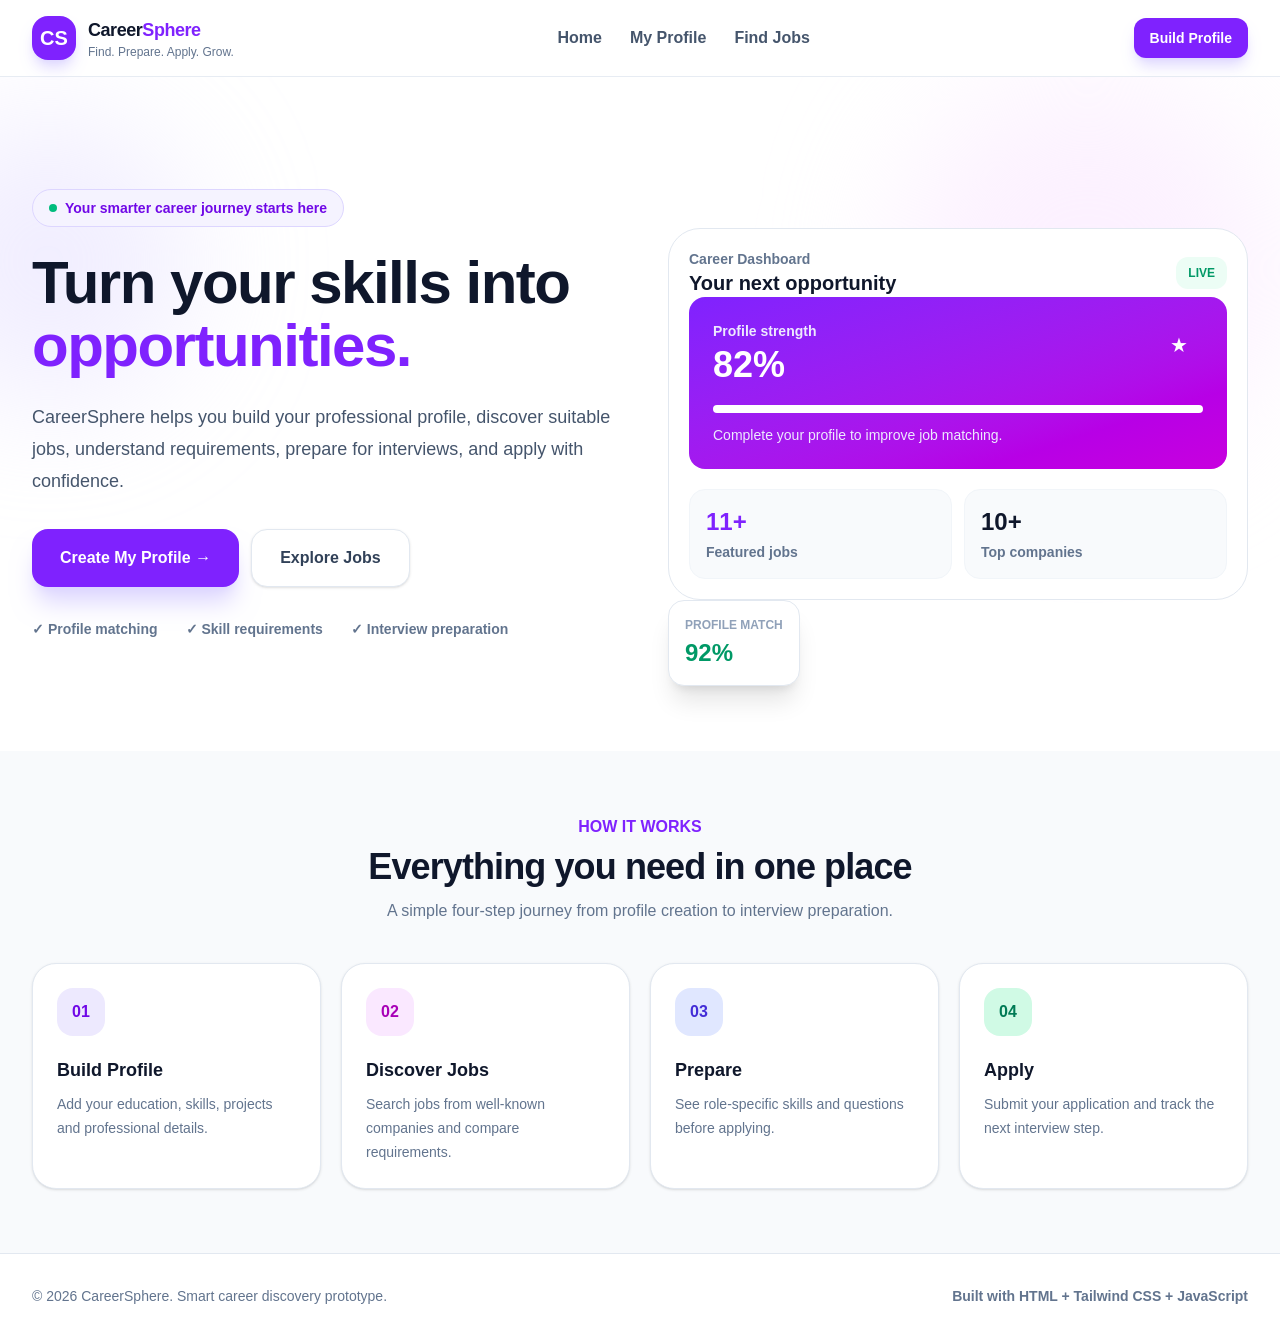
<file: jp4.html>
<!DOCTYPE html>
<html lang="en">
<head>
  <meta charset="UTF-8">
  <meta name="viewport" content="width=device-width, initial-scale=1.0">
  <title>CareerSphere — Smart Career Portal</title>
   <link rel="stylesheet" href="./src/output.css">
  <script>
    tailwind.config = {
      theme: {
        extend: {
          boxShadow: {
            glow: '0 20px 60px rgba(124,58,237,.15)'
          }
        }
      }
    }
  </script>
</head>

<body class="bg-slate-50 text-slate-900 selection:bg-violet-200 selection:text-violet-900">
  <!-- NAVBAR -->
  <header class="sticky top-0 z-50 border-b border-slate-200/80 bg-white/90 backdrop-blur-xl">
    <div class="mx-auto flex max-w-7xl items-center justify-between px-5 py-4 lg:px-8">
      <button onclick="showPage('home')" class="flex items-center gap-3">
        <span class="grid h-11 w-11 place-items-center rounded-2xl bg-violet-600 text-xl font-black text-white shadow-lg shadow-violet-200">CS</span>
        <span class="text-left">
          <span class="block text-lg font-black tracking-tight">Career<span class="text-violet-600">Sphere</span></span>
          <span class="hidden text-xs font-medium text-slate-500 sm:block">Find. Prepare. Apply. Grow.</span>
        </span>
      </button>

      <nav class="hidden items-center gap-7 md:flex">
        <button onclick="showPage('home')" class="nav-link font-semibold text-slate-600 hover:text-violet-600">Home</button>
        <button onclick="showPage('profile')" class="nav-link font-semibold text-slate-600 hover:text-violet-600">My Profile</button>
        <button onclick="showPage('jobs')" class="nav-link font-semibold text-slate-600 hover:text-violet-600">Find Jobs</button>
      </nav>

      <button onclick="showPage('profile')" class="rounded-xl bg-violet-600 px-4 py-2.5 text-sm font-bold text-white shadow-lg shadow-violet-200 transition hover:-translate-y-0.5 hover:bg-violet-700">
        Build Profile
      </button>
    </div>
  </header>

  <main>
    <!-- HOME -->
    <section id="homePage" class="page">
      <div class="relative overflow-hidden bg-white">
        <div class="absolute -left-24 top-10 h-72 w-72 rounded-full bg-violet-200/40 blur-3xl"></div>
        <div class="absolute right-0 top-0 h-96 w-96 rounded-full bg-fuchsia-100/60 blur-3xl"></div>

        <div class="relative mx-auto grid max-w-7xl items-center gap-14 px-5 py-20 lg:grid-cols-2 lg:px-8 lg:py-28">
          <div>
            <div class="mb-6 inline-flex items-center gap-2 rounded-full border border-violet-200 bg-violet-50 px-4 py-2 text-sm font-bold text-violet-700">
              <span class="h-2 w-2 rounded-full bg-emerald-500"></span>
              Your smarter career journey starts here
            </div>

            <h1 class="max-w-3xl text-5xl font-black leading-[1.05] tracking-tight sm:text-6xl">
              Turn your skills into
              <span class="text-violet-600"> opportunities.</span>
            </h1>

            <p class="mt-6 max-w-2xl text-lg leading-8 text-slate-600">
              CareerSphere helps you build your professional profile, discover suitable jobs,
              understand requirements, prepare for interviews, and apply with confidence.
            </p>

            <div class="mt-8 flex flex-col gap-3 sm:flex-row">
              <button onclick="showPage('profile')" class="rounded-2xl bg-violet-600 px-7 py-4 font-bold text-white shadow-xl shadow-violet-200 transition hover:-translate-y-1 hover:bg-violet-700">
                Create My Profile →
              </button>
              <button onclick="showPage('jobs')" class="rounded-2xl border border-slate-200 bg-white px-7 py-4 font-bold text-slate-700 shadow-sm transition hover:-translate-y-1 hover:border-violet-300 hover:text-violet-700">
                Explore Jobs
              </button>
            </div>

            <div class="mt-8 flex flex-wrap gap-x-7 gap-y-3 text-sm font-semibold text-slate-500">
              <span>✓ Profile matching</span>
              <span>✓ Skill requirements</span>
              <span>✓ Interview preparation</span>
            </div>
          </div>

          <div class="relative">
            <div class="rounded-[2rem] border border-slate-200 bg-white p-5 shadow-glow">
              <div class="mb-5 flex items-center justify-between">
                <div>
                  <p class="text-sm font-bold text-slate-500">Career Dashboard</p>
                  <h2 class="text-xl font-black">Your next opportunity</h2>
                </div>
                <span class="rounded-xl bg-emerald-50 px-3 py-2 text-xs font-black text-emerald-600">LIVE</span>
              </div>

              <div class="rounded-2xl bg-gradient-to-br from-violet-600 to-fuchsia-600 p-6 text-white">
                <div class="flex items-start justify-between">
                  <div>
                    <p class="text-sm font-semibold text-violet-100">Profile strength</p>
                    <p class="mt-1 text-4xl font-black">82%</p>
                  </div>
                  <span class="grid h-12 w-12 place-items-center rounded-2xl bg-white/15 text-xl">★</span>
                </div>
                <div class="mt-5 h-2 rounded-full bg-white/20">
                  <div class="h-2 w-[82%] rounded-full bg-white"></div>
                </div>
                <p class="mt-3 text-sm text-violet-100">Complete your profile to improve job matching.</p>
              </div>

              <div class="mt-5 grid gap-3 sm:grid-cols-2">
                <div class="rounded-2xl border border-slate-100 bg-slate-50 p-4">
                  <p class="text-2xl font-black text-violet-600">11+</p>
                  <p class="mt-1 text-sm font-semibold text-slate-500">Featured jobs</p>
                </div>
                <div class="rounded-2xl border border-slate-100 bg-slate-50 p-4">
                  <p class="text-2xl font-black text-fuchsia-600">10+</p>
                  <p class="mt-1 text-sm font-semibold text-slate-500">Top companies</p>
                </div>
              </div>
            </div>
            <div class="absolute -bottom-5 -left-5 hidden rounded-2xl border border-slate-200 bg-white p-4 shadow-xl sm:block">
              <p class="text-xs font-bold text-slate-400">PROFILE MATCH</p>
              <p class="mt-1 text-2xl font-black text-emerald-600">92%</p>
            </div>
          </div>
        </div>
      </div>

      <div class="mx-auto max-w-7xl px-5 py-16 lg:px-8">
        <div class="text-center">
          <p class="font-bold text-violet-600">HOW IT WORKS</p>
          <h2 class="mt-2 text-3xl font-black tracking-tight sm:text-4xl">Everything you need in one place</h2>
          <p class="mx-auto mt-3 max-w-2xl text-slate-500">A simple four-step journey from profile creation to interview preparation.</p>
        </div>

        <div class="mt-10 grid gap-5 md:grid-cols-2 lg:grid-cols-4">
          <div class="rounded-3xl border border-slate-200 bg-white p-6 shadow-sm transition hover:-translate-y-1 hover:shadow-xl">
            <span class="grid h-12 w-12 place-items-center rounded-2xl bg-violet-100 font-black text-violet-700">01</span>
            <h3 class="mt-5 text-lg font-black">Build Profile</h3>
            <p class="mt-2 text-sm leading-6 text-slate-500">Add your education, skills, projects and professional details.</p>
          </div>
          <div class="rounded-3xl border border-slate-200 bg-white p-6 shadow-sm transition hover:-translate-y-1 hover:shadow-xl">
            <span class="grid h-12 w-12 place-items-center rounded-2xl bg-fuchsia-100 font-black text-fuchsia-700">02</span>
            <h3 class="mt-5 text-lg font-black">Discover Jobs</h3>
            <p class="mt-2 text-sm leading-6 text-slate-500">Search jobs from well-known companies and compare requirements.</p>
          </div>
          <div class="rounded-3xl border border-slate-200 bg-white p-6 shadow-sm transition hover:-translate-y-1 hover:shadow-xl">
            <span class="grid h-12 w-12 place-items-center rounded-2xl bg-indigo-100 font-black text-indigo-700">03</span>
            <h3 class="mt-5 text-lg font-black">Prepare</h3>
            <p class="mt-2 text-sm leading-6 text-slate-500">See role-specific skills and questions before applying.</p>
          </div>
          <div class="rounded-3xl border border-slate-200 bg-white p-6 shadow-sm transition hover:-translate-y-1 hover:shadow-xl">
            <span class="grid h-12 w-12 place-items-center rounded-2xl bg-emerald-100 font-black text-emerald-700">04</span>
            <h3 class="mt-5 text-lg font-black">Apply</h3>
            <p class="mt-2 text-sm leading-6 text-slate-500">Submit your application and track the next interview step.</p>
          </div>
        </div>
      </div>
    </section>

    <!-- PROFILE -->
    <section id="profilePage" class="page hidden">
      <div class="bg-white">
        <div class="mx-auto max-w-4xl px-5 py-12 lg:px-8">
          <div class="mb-8">
            <span class="rounded-full bg-violet-50 px-4 py-2 text-sm font-bold text-violet-700">STEP 1 · YOUR PROFILE</span>
            <h1 class="mt-5 text-4xl font-black tracking-tight">Create your professional profile</h1>
            <p class="mt-3 text-slate-500">The information you add here is used to calculate job profile matches.</p>
          </div>

          <form id="profileForm" class="space-y-6">
            <div class="rounded-3xl border border-slate-200 bg-white p-6 shadow-sm">
              <h2 class="text-xl font-black">Personal & Professional</h2>
              <div class="mt-5 grid gap-5 sm:grid-cols-2">
                <label class="block"><span class="label">Full Name</span><input id="name" required class="input" placeholder="Your name"></label>
                <label class="block"><span class="label">Email</span><input id="email" type="email" required class="input" placeholder="you@example.com"></label>
                <label class="block"><span class="label">Phone</span><input id="phone" class="input" placeholder="+91 ..."></label>
                <label class="block"><span class="label">Profession</span><input id="profession" class="input" placeholder="Student / Developer / Analyst"></label>
                <label class="block"><span class="label">Experience</span><select id="experience" class="input"><option>Fresher</option><option>0–2 Years</option><option>1–3 Years</option><option>3+ Years</option></select></label>
                <label class="block"><span class="label">Preferred Location</span><input id="location" class="input" placeholder="Pune / Bangalore / Remote"></label>
              </div>
            </div>

            <div class="rounded-3xl border border-slate-200 bg-white p-6 shadow-sm">
              <h2 class="text-xl font-black">Education</h2>
              <div class="mt-5 grid gap-5 sm:grid-cols-2">
                <label class="block"><span class="label">College</span><input id="college" class="input" placeholder="College name"></label>
                <label class="block"><span class="label">Degree</span><input id="degree" class="input" placeholder="B.Tech / B.E / MCA"></label>
                <label class="block"><span class="label">Branch</span><input id="branch" class="input" placeholder="CSE / AIML / IT"></label>
                <label class="block"><span class="label">Graduation Year</span><input id="graduation" class="input" placeholder="2027"></label>
                <label class="block sm:col-span-2"><span class="label">CGPA</span><input id="cgpa" class="input" placeholder="8.5"></label>
              </div>
            </div>

            <div class="rounded-3xl border border-slate-200 bg-white p-6 shadow-sm">
              <h2 class="text-xl font-black">Skills & Projects</h2>
              <div class="mt-5 space-y-5">
                <label class="block"><span class="label">Skills</span><input id="skills" class="input" placeholder="Java, Python, DSA, HTML, CSS, JavaScript"></label>
                <label class="block"><span class="label">Projects</span><textarea id="projects" rows="4" class="input" placeholder="Tell us about your best projects..."></textarea></label>
                <div class="grid gap-5 sm:grid-cols-2">
                  <label class="block"><span class="label">GitHub ID / Link</span><input id="github" class="input" placeholder="github.com/username"></label>
                  <label class="block"><span class="label">LinkedIn</span><input id="linkedin" class="input" placeholder="linkedin.com/in/username"></label>
                </div>
                <label class="block">
                  <span class="label">Resume</span>
                  <input id="resume" type="file" accept=".pdf,.doc,.docx" class="block w-full rounded-2xl border border-dashed border-slate-300 bg-slate-50 p-4 text-sm text-slate-500 file:mr-4 file:rounded-xl file:border-0 file:bg-violet-100 file:px-4 file:py-2 file:font-bold file:text-violet-700">
                </label>
              </div>
            </div>

            <div class="rounded-3xl border border-slate-200 bg-white p-6 shadow-sm">
              <h2 class="text-xl font-black">Skill-Based Questions</h2>
              <div class="mt-5 space-y-5">
                <label class="block"><span class="label">Coding Level</span><select id="codingLevel" class="input"><option>Beginner</option><option>Intermediate</option><option>Advanced</option></select></label>
                <label class="block"><span class="label">What area do you want to grow in?</span><input id="interest" class="input" placeholder="AI/ML, Web Development, Data, Software..."></label>
              </div>
            </div>

            <button class="w-full rounded-2xl bg-violet-600 px-6 py-4 font-black text-white shadow-xl shadow-violet-200 transition hover:bg-violet-700" type="submit">
              Save Profile & Find Jobs →
            </button>
          </form>
        </div>
      </div>
    </section>

    <!-- JOBS -->
    <section id="jobsPage" class="page hidden">
      <div class="mx-auto max-w-7xl px-5 py-12 lg:px-8">
        <div class="flex flex-col justify-between gap-5 md:flex-row md:items-end">
          <div>
            <span class="rounded-full bg-violet-50 px-4 py-2 text-sm font-bold text-violet-700">STEP 2 · JOB DISCOVERY</span>
            <h1 class="mt-5 text-4xl font-black tracking-tight">Find your next role</h1>
            <p class="mt-3 text-slate-500">Explore jobs and see how well each role matches your profile.</p>
          </div>
          <button onclick="showPage('profile')" class="rounded-xl border border-slate-200 bg-white px-4 py-3 font-bold hover:border-violet-300 hover:text-violet-700">Edit Profile</button>
        </div>

        <div class="mt-8 grid gap-3 rounded-3xl border border-slate-200 bg-white p-4 shadow-sm md:grid-cols-3">
          <input id="jobSearch" oninput="renderJobs()" class="input" placeholder="🔎 Job, company or skill">
          <input id="jobLocation" oninput="renderJobs()" class="input" placeholder="📍 Location">
          <select id="jobType" onchange="renderJobs()" class="input"><option value="">All work types</option><option>On-site</option><option>Hybrid</option><option>Remote</option></select>
        </div>

        <div id="jobsGrid" class="mt-8 grid gap-5 lg:grid-cols-2"></div>
      </div>
    </section>

    <!-- INTERVIEW -->
    <section id="interviewPage" class="page hidden">
      <div class="mx-auto max-w-5xl px-5 py-12 lg:px-8">
        <span class="rounded-full bg-violet-50 px-4 py-2 text-sm font-bold text-violet-700">STEP 3 · PREPARE & APPLY</span>
        <h1 class="mt-5 text-4xl font-black tracking-tight">Get interview-ready</h1>
        <div id="selectedJobBox" class="mt-8"></div>

        <div class="mt-6 grid gap-5 md:grid-cols-3">
          <div class="rounded-3xl border border-slate-200 bg-white p-6 shadow-sm">
            <span class="text-2xl">🎯</span>
            <h3 class="mt-4 font-black">Know the role</h3>
            <p class="mt-2 text-sm leading-6 text-slate-500">Review required skills, education and experience before applying.</p>
          </div>
          <div class="rounded-3xl border border-slate-200 bg-white p-6 shadow-sm">
            <span class="text-2xl">💡</span>
            <h3 class="mt-4 font-black">Prepare answers</h3>
            <p class="mt-2 text-sm leading-6 text-slate-500">Think about your projects, strengths and why you fit the role.</p>
          </div>
          <div class="rounded-3xl border border-slate-200 bg-white p-6 shadow-sm">
            <span class="text-2xl">🚀</span>
            <h3 class="mt-4 font-black">Apply confidently</h3>
            <p class="mt-2 text-sm leading-6 text-slate-500">Submit your application with your profile information.</p>
          </div>
        </div>

        <div class="mt-6 rounded-3xl border border-slate-200 bg-white p-6 shadow-sm">
          <h2 class="text-xl font-black">Practice Questions</h2>
          <div class="mt-5 space-y-3">
            <div class="rounded-2xl bg-slate-50 p-4 font-semibold">Why are you suitable for this role?</div>
            <div class="rounded-2xl bg-slate-50 p-4 font-semibold">Which project are you most proud of?</div>
            <div class="rounded-2xl bg-slate-50 p-4 font-semibold">What would you like to learn in this role?</div>
          </div>
          <button onclick="submitApplication()" class="mt-6 w-full rounded-2xl bg-violet-600 px-6 py-4 font-black text-white shadow-xl shadow-violet-200 hover:bg-violet-700">
            Submit Application →
          </button>
        </div>
      </div>
    </section>

    <!-- CONFIRMATION -->
    <section id="confirmationPage" class="page hidden">
      <div class="mx-auto max-w-3xl px-5 py-20 text-center lg:px-8">
        <div class="mx-auto grid h-20 w-20 place-items-center rounded-full bg-emerald-100 text-4xl">✓</div>
        <p class="mt-7 font-bold text-emerald-600">APPLICATION SUBMITTED</p>
        <h1 class="mt-3 text-4xl font-black tracking-tight sm:text-5xl">You're one step closer! 🎉</h1>
        <p class="mx-auto mt-5 max-w-xl leading-7 text-slate-500">
          Your application details have been prepared. The next step is interview coordination and communication about the opportunity.
        </p>
        <div id="confirmationDetails" class="mt-8 rounded-3xl border border-slate-200 bg-white p-6 text-left shadow-sm"></div>
        <button onclick="showPage('jobs')" class="mt-6 rounded-2xl bg-violet-600 px-7 py-4 font-black text-white shadow-xl shadow-violet-200 hover:bg-violet-700">Explore More Jobs</button>
      </div>
    </section>
  </main>

  <footer class="border-t border-slate-200 bg-white">
    <div class="mx-auto flex max-w-7xl flex-col justify-between gap-3 px-5 py-8 text-sm text-slate-500 sm:flex-row lg:px-8">
      <p>© 2026 CareerSphere. Smart career discovery prototype.</p>
      <p class="font-semibold">Built with HTML + Tailwind CSS + JavaScript</p>
    </div>
  </footer>

  <script src="script.js"></script>
</body>
</html>
</file>
<file: src/output.css>
/*! tailwindcss v4.3.3 | MIT License | https://tailwindcss.com */
@layer properties;
@layer theme, base, components, utilities;
@layer theme {
  :root, :host {
    --font-sans: -apple-system, BlinkMacSystemFont, "Segoe UI", Roboto, "Helvetica Neue",
      "Noto Sans", Arial, sans-serif, "Apple Color Emoji", "Segoe UI Emoji",
      "Segoe UI Symbol", "Noto Color Emoji";
    --font-mono: ui-monospace, SFMono-Regular, Menlo, Monaco, Consolas, "Liberation Mono",
      "Courier New", monospace;
    --color-emerald-50: oklch(97.9% 0.021 166.113);
    --color-emerald-100: oklch(95% 0.052 163.051);
    --color-emerald-500: oklch(69.6% 0.17 162.48);
    --color-emerald-600: oklch(59.6% 0.145 163.225);
    --color-emerald-700: oklch(50.8% 0.118 165.612);
    --color-emerald-800: oklch(43.2% 0.095 166.913);
    --color-indigo-100: oklch(93% 0.034 272.788);
    --color-indigo-700: oklch(45.7% 0.24 277.023);
    --color-violet-50: oklch(96.9% 0.016 293.756);
    --color-violet-100: oklch(94.3% 0.029 294.588);
    --color-violet-200: oklch(89.4% 0.057 293.283);
    --color-violet-300: oklch(81.1% 0.111 293.571);
    --color-violet-400: oklch(70.2% 0.183 293.541);
    --color-violet-500: oklch(60.6% 0.25 292.717);
    --color-violet-600: oklch(54.1% 0.281 293.009);
    --color-violet-700: oklch(49.1% 0.27 292.581);
    --color-violet-900: oklch(38% 0.189 293.745);
    --color-fuchsia-50: oklch(97.7% 0.017 320.058);
    --color-fuchsia-100: oklch(95.2% 0.037 318.852);
    --color-fuchsia-500: oklch(66.7% 0.295 322.15);
    --color-fuchsia-600: oklch(59.1% 0.293 322.896);
    --color-fuchsia-700: oklch(51.8% 0.253 323.949);
    --color-slate-50: oklch(98.4% 0.003 247.858);
    --color-slate-100: oklch(96.8% 0.007 247.896);
    --color-slate-200: oklch(92.9% 0.013 255.508);
    --color-slate-300: oklch(86.9% 0.022 252.894);
    --color-slate-400: oklch(70.4% 0.04 256.788);
    --color-slate-500: oklch(55.4% 0.046 257.417);
    --color-slate-600: oklch(44.6% 0.043 257.281);
    --color-slate-700: oklch(37.2% 0.044 257.287);
    --color-slate-900: oklch(20.8% 0.042 265.755);
    --color-white: #fff;
    --spacing: 0.25rem;
    --container-xl: 36rem;
    --container-2xl: 42rem;
    --container-3xl: 48rem;
    --container-4xl: 56rem;
    --container-5xl: 64rem;
    --container-7xl: 80rem;
    --text-xs: 0.75rem;
    --text-xs--line-height: calc(1 / 0.75);
    --text-sm: 0.875rem;
    --text-sm--line-height: calc(1.25 / 0.875);
    --text-lg: 1.125rem;
    --text-lg--line-height: calc(1.75 / 1.125);
    --text-xl: 1.25rem;
    --text-xl--line-height: calc(1.75 / 1.25);
    --text-2xl: 1.5rem;
    --text-2xl--line-height: calc(2 / 1.5);
    --text-3xl: 1.875rem;
    --text-3xl--line-height: calc(2.25 / 1.875);
    --text-4xl: 2.25rem;
    --text-4xl--line-height: calc(2.5 / 2.25);
    --text-5xl: 3rem;
    --text-5xl--line-height: 1;
    --text-6xl: 3.75rem;
    --text-6xl--line-height: 1;
    --font-weight-medium: 500;
    --font-weight-semibold: 600;
    --font-weight-bold: 700;
    --font-weight-black: 900;
    --tracking-tight: -0.025em;
    --tracking-wider: 0.05em;
    --radius-sm: 0.25rem;
    --radius-md: 0.375rem;
    --radius-lg: 0.5rem;
    --radius-xl: 0.75rem;
    --radius-2xl: 1rem;
    --radius-3xl: 1.5rem;
    --shadow-sm: 0 1px 3px 0 rgb(0 0 0 / 0.1), 0 1px 2px -1px rgb(0 0 0 / 0.1);
    --shadow-md: 0 4px 6px -1px rgb(0 0 0 / 0.1), 0 2px 4px -2px rgb(0 0 0 / 0.1);
    --shadow-lg: 0 10px 15px -3px rgb(0 0 0 / 0.1), 0 4px 6px -4px rgb(0 0 0 / 0.1);
    --shadow-xl: 0 20px 25px -5px rgb(0 0 0 / 0.1), 0 8px 10px -6px rgb(0 0 0 / 0.1);
    --blur-xl: 24px;
    --blur-2xl: 40px;
    --blur-3xl: 64px;
    --default-transition-duration: 150ms;
    --default-transition-timing-function: cubic-bezier(0.4, 0, 0.2, 1);
    --default-font-family: var(--font-sans);
    --default-mono-font-family: var(--font-mono);
  }
}
@layer base {
  *, ::after, ::before, ::backdrop, ::file-selector-button {
    box-sizing: border-box;
    margin: 0;
    padding: 0;
    border: 0 solid;
  }
  html, :host {
    line-height: 1.5;
    -webkit-text-size-adjust: 100%;
    tab-size: 4;
    font-family: var(--default-font-family, -apple-system, BlinkMacSystemFont, "Segoe UI", Roboto, "Helvetica Neue", "Noto Sans", Arial, sans-serif, "Apple Color Emoji", "Segoe UI Emoji", "Segoe UI Symbol", "Noto Color Emoji");
    font-feature-settings: var(--default-font-feature-settings, normal);
    font-variation-settings: var(--default-font-variation-settings, normal);
    -webkit-tap-highlight-color: transparent;
  }
  hr {
    height: 0;
    color: inherit;
    border-top-width: 1px;
  }
  abbr:where([title]) {
    -webkit-text-decoration: underline dotted;
    text-decoration: underline dotted;
  }
  h1, h2, h3, h4, h5, h6 {
    font-size: inherit;
    font-weight: inherit;
  }
  a {
    color: inherit;
    -webkit-text-decoration: inherit;
    text-decoration: inherit;
  }
  b, strong {
    font-weight: bolder;
  }
  code, kbd, samp, pre {
    font-family: var(--default-mono-font-family, ui-monospace, SFMono-Regular, Menlo, Monaco, Consolas, "Liberation Mono", "Courier New", monospace);
    font-feature-settings: var(--default-mono-font-feature-settings, normal);
    font-variation-settings: var(--default-mono-font-variation-settings, normal);
    font-size: 1em;
  }
  small {
    font-size: 80%;
  }
  sub, sup {
    font-size: 75%;
    line-height: 0;
    position: relative;
    vertical-align: baseline;
  }
  sub {
    bottom: -0.25em;
  }
  sup {
    top: -0.5em;
  }
  table {
    text-indent: 0;
    border-color: inherit;
    border-collapse: collapse;
  }
  :-moz-focusring:where(:not(iframe)) {
    outline: auto;
  }
  progress {
    vertical-align: baseline;
  }
  summary {
    display: list-item;
  }
  ol, ul, menu {
    list-style: none;
  }
  img, svg, video, canvas, audio, iframe, embed, object {
    display: block;
    vertical-align: middle;
  }
  img, video {
    max-width: 100%;
    height: auto;
  }
  button, input, select, optgroup, textarea, ::file-selector-button {
    font: inherit;
    font-feature-settings: inherit;
    font-variation-settings: inherit;
    letter-spacing: inherit;
    color: inherit;
    border-radius: 0;
    background-color: transparent;
    opacity: 1;
  }
  :where(select:is([multiple], [size])) optgroup {
    font-weight: bolder;
  }
  :where(select:is([multiple], [size])) optgroup option {
    padding-inline-start: 20px;
  }
  ::file-selector-button {
    margin-inline-end: 4px;
  }
  ::placeholder {
    opacity: 1;
  }
  @supports (not (-webkit-appearance: -apple-pay-button))  or (contain-intrinsic-size: 1px) {
    ::placeholder {
      color: currentcolor;
      @supports (color: color-mix(in lab, red, red)) {
        color: color-mix(in oklab, currentcolor 50%, transparent);
      }
    }
  }
  textarea {
    resize: vertical;
  }
  ::-webkit-search-decoration {
    -webkit-appearance: none;
  }
  ::-webkit-date-and-time-value {
    min-height: 1lh;
    text-align: inherit;
  }
  ::-webkit-datetime-edit {
    display: inline-flex;
  }
  ::-webkit-datetime-edit-fields-wrapper {
    padding: 0;
  }
  ::-webkit-datetime-edit, ::-webkit-datetime-edit-year-field, ::-webkit-datetime-edit-month-field, ::-webkit-datetime-edit-day-field, ::-webkit-datetime-edit-hour-field, ::-webkit-datetime-edit-minute-field, ::-webkit-datetime-edit-second-field, ::-webkit-datetime-edit-millisecond-field, ::-webkit-datetime-edit-meridiem-field {
    padding-block: 0;
  }
  ::-webkit-calendar-picker-indicator {
    line-height: 1;
  }
  :-moz-ui-invalid {
    box-shadow: none;
  }
  button, input:where([type="button"], [type="reset"], [type="submit"]), ::file-selector-button {
    appearance: button;
  }
  ::-webkit-inner-spin-button, ::-webkit-outer-spin-button {
    height: auto;
  }
  [hidden]:where(:not([hidden="until-found"])) {
    display: none !important;
  }
}
@layer utilities {
  .visible {
    visibility: visible;
  }
  .absolute {
    position: absolute;
  }
  .relative {
    position: relative;
  }
  .sticky {
    position: sticky;
  }
  .-inset-5 {
    inset: calc(var(--spacing) * -5);
  }
  .-top-10 {
    top: calc(var(--spacing) * -10);
  }
  .top-0 {
    top: 0px;
  }
  .top-10 {
    top: calc(var(--spacing) * 10);
  }
  .-right-10 {
    right: calc(var(--spacing) * -10);
  }
  .right-0 {
    right: 0px;
  }
  .-left-24 {
    left: calc(var(--spacing) * -24);
  }
  .z-50 {
    z-index: 50;
  }
  .container {
    width: 100%;
    @media (width >= 40rem) {
      max-width: 40rem;
    }
    @media (width >= 48rem) {
      max-width: 48rem;
    }
    @media (width >= 64rem) {
      max-width: 64rem;
    }
    @media (width >= 80rem) {
      max-width: 80rem;
    }
    @media (width >= 96rem) {
      max-width: 96rem;
    }
  }
  .mx-auto {
    margin-inline: auto;
  }
  .mt-1 {
    margin-top: var(--spacing);
  }
  .mt-2 {
    margin-top: calc(var(--spacing) * 2);
  }
  .mt-3 {
    margin-top: calc(var(--spacing) * 3);
  }
  .mt-4 {
    margin-top: calc(var(--spacing) * 4);
  }
  .mt-5 {
    margin-top: calc(var(--spacing) * 5);
  }
  .mt-6 {
    margin-top: calc(var(--spacing) * 6);
  }
  .mt-7 {
    margin-top: calc(var(--spacing) * 7);
  }
  .mt-8 {
    margin-top: calc(var(--spacing) * 8);
  }
  .mt-10 {
    margin-top: calc(var(--spacing) * 10);
  }
  .mb-0 {
    margin-bottom: 0px;
  }
  .mb-2 {
    margin-bottom: calc(var(--spacing) * 2);
  }
  .mb-4 {
    margin-bottom: calc(var(--spacing) * 4);
  }
  .mb-6 {
    margin-bottom: calc(var(--spacing) * 6);
  }
  .mb-8 {
    margin-bottom: calc(var(--spacing) * 8);
  }
  .block {
    display: block;
  }
  .contents {
    display: contents;
  }
  .flex {
    display: flex;
  }
  .grid {
    display: grid;
  }
  .hidden {
    display: none;
  }
  .inline {
    display: inline;
  }
  .inline-flex {
    display: inline-flex;
  }
  .table {
    display: table;
  }
  .h-2 {
    height: calc(var(--spacing) * 2);
  }
  .h-2\.5 {
    height: calc(var(--spacing) * 2.5);
  }
  .h-9 {
    height: calc(var(--spacing) * 9);
  }
  .h-10 {
    height: calc(var(--spacing) * 10);
  }
  .h-11 {
    height: calc(var(--spacing) * 11);
  }
  .h-12 {
    height: calc(var(--spacing) * 12);
  }
  .h-14 {
    height: calc(var(--spacing) * 14);
  }
  .h-20 {
    height: calc(var(--spacing) * 20);
  }
  .h-32 {
    height: calc(var(--spacing) * 32);
  }
  .h-72 {
    height: calc(var(--spacing) * 72);
  }
  .h-96 {
    height: calc(var(--spacing) * 96);
  }
  .h-fit {
    height: fit-content;
  }
  .w-2 {
    width: calc(var(--spacing) * 2);
  }
  .w-3\/4 {
    width: calc(3 / 4 * 100%);
  }
  .w-9 {
    width: calc(var(--spacing) * 9);
  }
  .w-10 {
    width: calc(var(--spacing) * 10);
  }
  .w-11 {
    width: calc(var(--spacing) * 11);
  }
  .w-12 {
    width: calc(var(--spacing) * 12);
  }
  .w-14 {
    width: calc(var(--spacing) * 14);
  }
  .w-20 {
    width: calc(var(--spacing) * 20);
  }
  .w-32 {
    width: calc(var(--spacing) * 32);
  }
  .w-72 {
    width: calc(var(--spacing) * 72);
  }
  .w-96 {
    width: calc(var(--spacing) * 96);
  }
  .w-full {
    width: 100%;
  }
  .max-w-2xl {
    max-width: var(--container-2xl);
  }
  .max-w-3xl {
    max-width: var(--container-3xl);
  }
  .max-w-4xl {
    max-width: var(--container-4xl);
  }
  .max-w-5xl {
    max-width: var(--container-5xl);
  }
  .max-w-7xl {
    max-width: var(--container-7xl);
  }
  .max-w-xl {
    max-width: var(--container-xl);
  }
  .min-w-0 {
    min-width: 0px;
  }
  .shrink-0 {
    flex-shrink: 0;
  }
  .grow {
    flex-grow: 1;
  }
  .transform {
    transform: var(--tw-rotate-x,) var(--tw-rotate-y,) var(--tw-rotate-z,) var(--tw-skew-x,) var(--tw-skew-y,);
  }
  .grid-cols-2 {
    grid-template-columns: repeat(2, minmax(0, 1fr));
  }
  .flex-col {
    flex-direction: column;
  }
  .flex-wrap {
    flex-wrap: wrap;
  }
  .place-items-center {
    place-items: center;
  }
  .items-center {
    align-items: center;
  }
  .items-start {
    align-items: flex-start;
  }
  .justify-between {
    justify-content: space-between;
  }
  .gap-2 {
    gap: calc(var(--spacing) * 2);
  }
  .gap-3 {
    gap: calc(var(--spacing) * 3);
  }
  .gap-4 {
    gap: calc(var(--spacing) * 4);
  }
  .gap-5 {
    gap: calc(var(--spacing) * 5);
  }
  .gap-6 {
    gap: calc(var(--spacing) * 6);
  }
  .gap-7 {
    gap: calc(var(--spacing) * 7);
  }
  .gap-14 {
    gap: calc(var(--spacing) * 14);
  }
  :where(.space-y-3 > :not(:last-child)) {
    --tw-space-y-reverse: 0;
    margin-block-start: calc(calc(var(--spacing) * 3) * var(--tw-space-y-reverse));
    margin-block-end: calc(calc(var(--spacing) * 3) * calc(1 - var(--tw-space-y-reverse)));
  }
  :where(.space-y-5 > :not(:last-child)) {
    --tw-space-y-reverse: 0;
    margin-block-start: calc(calc(var(--spacing) * 5) * var(--tw-space-y-reverse));
    margin-block-end: calc(calc(var(--spacing) * 5) * calc(1 - var(--tw-space-y-reverse)));
  }
  :where(.space-y-6 > :not(:last-child)) {
    --tw-space-y-reverse: 0;
    margin-block-start: calc(calc(var(--spacing) * 6) * var(--tw-space-y-reverse));
    margin-block-end: calc(calc(var(--spacing) * 6) * calc(1 - var(--tw-space-y-reverse)));
  }
  .gap-x-7 {
    column-gap: calc(var(--spacing) * 7);
  }
  .gap-y-3 {
    row-gap: calc(var(--spacing) * 3);
  }
  .truncate {
    overflow: hidden;
    text-overflow: ellipsis;
    white-space: nowrap;
  }
  .overflow-hidden {
    overflow: hidden;
  }
  .rounded-2xl {
    border-radius: var(--radius-2xl);
  }
  .rounded-3xl {
    border-radius: var(--radius-3xl);
  }
  .rounded-\[2\.5rem\] {
    border-radius: 2.5rem;
  }
  .rounded-\[2rem\] {
    border-radius: 2rem;
  }
  .rounded-full {
    border-radius: calc(infinity * 1px);
  }
  .rounded-lg {
    border-radius: var(--radius-lg);
  }
  .rounded-xl {
    border-radius: var(--radius-xl);
  }
  .border {
    border-style: var(--tw-border-style);
    border-width: 1px;
  }
  .border-t {
    border-top-style: var(--tw-border-style);
    border-top-width: 1px;
  }
  .border-b {
    border-bottom-style: var(--tw-border-style);
    border-bottom-width: 1px;
  }
  .border-dashed {
    --tw-border-style: dashed;
    border-style: dashed;
  }
  .border-slate-100 {
    border-color: var(--color-slate-100);
  }
  .border-slate-200 {
    border-color: var(--color-slate-200);
  }
  .border-slate-200\/80 {
    border-color: color-mix(in srgb, oklch(92.9% 0.013 255.508) 80%, transparent);
    @supports (color: color-mix(in lab, red, red)) {
      border-color: color-mix(in oklab, var(--color-slate-200) 80%, transparent);
    }
  }
  .border-slate-300 {
    border-color: var(--color-slate-300);
  }
  .border-violet-100 {
    border-color: var(--color-violet-100);
  }
  .border-violet-200 {
    border-color: var(--color-violet-200);
  }
  .bg-emerald-50 {
    background-color: var(--color-emerald-50);
  }
  .bg-emerald-100 {
    background-color: var(--color-emerald-100);
  }
  .bg-emerald-500 {
    background-color: var(--color-emerald-500);
  }
  .bg-fuchsia-50 {
    background-color: var(--color-fuchsia-50);
  }
  .bg-fuchsia-100 {
    background-color: var(--color-fuchsia-100);
  }
  .bg-fuchsia-100\/60 {
    background-color: color-mix(in srgb, oklch(95.2% 0.037 318.852) 60%, transparent);
    @supports (color: color-mix(in lab, red, red)) {
      background-color: color-mix(in oklab, var(--color-fuchsia-100) 60%, transparent);
    }
  }
  .bg-indigo-100 {
    background-color: var(--color-indigo-100);
  }
  .bg-slate-50 {
    background-color: var(--color-slate-50);
  }
  .bg-slate-200 {
    background-color: var(--color-slate-200);
  }
  .bg-slate-900 {
    background-color: var(--color-slate-900);
  }
  .bg-violet-50 {
    background-color: var(--color-violet-50);
  }
  .bg-violet-50\/70 {
    background-color: color-mix(in srgb, oklch(96.9% 0.016 293.756) 70%, transparent);
    @supports (color: color-mix(in lab, red, red)) {
      background-color: color-mix(in oklab, var(--color-violet-50) 70%, transparent);
    }
  }
  .bg-violet-100 {
    background-color: var(--color-violet-100);
  }
  .bg-violet-200\/40 {
    background-color: color-mix(in srgb, oklch(89.4% 0.057 293.283) 40%, transparent);
    @supports (color: color-mix(in lab, red, red)) {
      background-color: color-mix(in oklab, var(--color-violet-200) 40%, transparent);
    }
  }
  .bg-violet-600 {
    background-color: var(--color-violet-600);
  }
  .bg-white {
    background-color: var(--color-white);
  }
  .bg-white\/90 {
    background-color: color-mix(in srgb, #fff 90%, transparent);
    @supports (color: color-mix(in lab, red, red)) {
      background-color: color-mix(in oklab, var(--color-white) 90%, transparent);
    }
  }
  .bg-gradient-to-br {
    --tw-gradient-position: to bottom right in oklab;
    background-image: linear-gradient(var(--tw-gradient-stops));
  }
  .bg-gradient-to-r {
    --tw-gradient-position: to right in oklab;
    background-image: linear-gradient(var(--tw-gradient-stops));
  }
  .from-violet-100 {
    --tw-gradient-from: var(--color-violet-100);
    --tw-gradient-stops: var(--tw-gradient-via-stops, var(--tw-gradient-position), var(--tw-gradient-from) var(--tw-gradient-from-position), var(--tw-gradient-to) var(--tw-gradient-to-position));
  }
  .from-violet-500 {
    --tw-gradient-from: var(--color-violet-500);
    --tw-gradient-stops: var(--tw-gradient-via-stops, var(--tw-gradient-position), var(--tw-gradient-from) var(--tw-gradient-from-position), var(--tw-gradient-to) var(--tw-gradient-to-position));
  }
  .from-violet-600 {
    --tw-gradient-from: var(--color-violet-600);
    --tw-gradient-stops: var(--tw-gradient-via-stops, var(--tw-gradient-position), var(--tw-gradient-from) var(--tw-gradient-from-position), var(--tw-gradient-to) var(--tw-gradient-to-position));
  }
  .via-white {
    --tw-gradient-via: var(--color-white);
    --tw-gradient-via-stops: var(--tw-gradient-position), var(--tw-gradient-from) var(--tw-gradient-from-position), var(--tw-gradient-via) var(--tw-gradient-via-position), var(--tw-gradient-to) var(--tw-gradient-to-position);
    --tw-gradient-stops: var(--tw-gradient-via-stops);
  }
  .to-fuchsia-100 {
    --tw-gradient-to: var(--color-fuchsia-100);
    --tw-gradient-stops: var(--tw-gradient-via-stops, var(--tw-gradient-position), var(--tw-gradient-from) var(--tw-gradient-from-position), var(--tw-gradient-to) var(--tw-gradient-to-position));
  }
  .to-fuchsia-500 {
    --tw-gradient-to: var(--color-fuchsia-500);
    --tw-gradient-stops: var(--tw-gradient-via-stops, var(--tw-gradient-position), var(--tw-gradient-from) var(--tw-gradient-from-position), var(--tw-gradient-to) var(--tw-gradient-to-position));
  }
  .to-fuchsia-600 {
    --tw-gradient-to: var(--color-fuchsia-600);
    --tw-gradient-stops: var(--tw-gradient-via-stops, var(--tw-gradient-position), var(--tw-gradient-from) var(--tw-gradient-from-position), var(--tw-gradient-to) var(--tw-gradient-to-position));
  }
  .p-3 {
    padding: calc(var(--spacing) * 3);
  }
  .p-4 {
    padding: calc(var(--spacing) * 4);
  }
  .p-5 {
    padding: calc(var(--spacing) * 5);
  }
  .p-6 {
    padding: calc(var(--spacing) * 6);
  }
  .p-7 {
    padding: calc(var(--spacing) * 7);
  }
  .p-8 {
    padding: calc(var(--spacing) * 8);
  }
  .p-12 {
    padding: calc(var(--spacing) * 12);
  }
  .px-2\.5 {
    padding-inline: calc(var(--spacing) * 2.5);
  }
  .px-3 {
    padding-inline: calc(var(--spacing) * 3);
  }
  .px-4 {
    padding-inline: calc(var(--spacing) * 4);
  }
  .px-5 {
    padding-inline: calc(var(--spacing) * 5);
  }
  .px-6 {
    padding-inline: calc(var(--spacing) * 6);
  }
  .px-7 {
    padding-inline: calc(var(--spacing) * 7);
  }
  .py-1\.5 {
    padding-block: calc(var(--spacing) * 1.5);
  }
  .py-2 {
    padding-block: calc(var(--spacing) * 2);
  }
  .py-2\.5 {
    padding-block: calc(var(--spacing) * 2.5);
  }
  .py-3 {
    padding-block: calc(var(--spacing) * 3);
  }
  .py-3\.5 {
    padding-block: calc(var(--spacing) * 3.5);
  }
  .py-4 {
    padding-block: calc(var(--spacing) * 4);
  }
  .py-8 {
    padding-block: calc(var(--spacing) * 8);
  }
  .py-12 {
    padding-block: calc(var(--spacing) * 12);
  }
  .py-16 {
    padding-block: calc(var(--spacing) * 16);
  }
  .py-20 {
    padding-block: calc(var(--spacing) * 20);
  }
  .pt-5 {
    padding-top: calc(var(--spacing) * 5);
  }
  .text-center {
    text-align: center;
  }
  .text-left {
    text-align: left;
  }
  .text-2xl {
    font-size: var(--text-2xl);
    line-height: var(--tw-leading, var(--text-2xl--line-height));
  }
  .text-3xl {
    font-size: var(--text-3xl);
    line-height: var(--tw-leading, var(--text-3xl--line-height));
  }
  .text-4xl {
    font-size: var(--text-4xl);
    line-height: var(--tw-leading, var(--text-4xl--line-height));
  }
  .text-5xl {
    font-size: var(--text-5xl);
    line-height: var(--tw-leading, var(--text-5xl--line-height));
  }
  .text-lg {
    font-size: var(--text-lg);
    line-height: var(--tw-leading, var(--text-lg--line-height));
  }
  .text-sm {
    font-size: var(--text-sm);
    line-height: var(--tw-leading, var(--text-sm--line-height));
  }
  .text-xl {
    font-size: var(--text-xl);
    line-height: var(--tw-leading, var(--text-xl--line-height));
  }
  .text-xs {
    font-size: var(--text-xs);
    line-height: var(--tw-leading, var(--text-xs--line-height));
  }
  .leading-6 {
    --tw-leading: calc(var(--spacing) * 6);
    line-height: calc(var(--spacing) * 6);
  }
  .leading-7 {
    --tw-leading: calc(var(--spacing) * 7);
    line-height: calc(var(--spacing) * 7);
  }
  .leading-8 {
    --tw-leading: calc(var(--spacing) * 8);
    line-height: calc(var(--spacing) * 8);
  }
  .leading-\[1\.05\] {
    --tw-leading: 1.05;
    line-height: 1.05;
  }
  .font-black {
    --tw-font-weight: var(--font-weight-black);
    font-weight: var(--font-weight-black);
  }
  .font-bold {
    --tw-font-weight: var(--font-weight-bold);
    font-weight: var(--font-weight-bold);
  }
  .font-medium {
    --tw-font-weight: var(--font-weight-medium);
    font-weight: var(--font-weight-medium);
  }
  .font-semibold {
    --tw-font-weight: var(--font-weight-semibold);
    font-weight: var(--font-weight-semibold);
  }
  .tracking-tight {
    --tw-tracking: var(--tracking-tight);
    letter-spacing: var(--tracking-tight);
  }
  .tracking-wider {
    --tw-tracking: var(--tracking-wider);
    letter-spacing: var(--tracking-wider);
  }
  .text-emerald-600 {
    color: var(--color-emerald-600);
  }
  .text-emerald-700 {
    color: var(--color-emerald-700);
  }
  .text-emerald-800 {
    color: var(--color-emerald-800);
  }
  .text-fuchsia-700 {
    color: var(--color-fuchsia-700);
  }
  .text-indigo-700 {
    color: var(--color-indigo-700);
  }
  .text-slate-400 {
    color: var(--color-slate-400);
  }
  .text-slate-500 {
    color: var(--color-slate-500);
  }
  .text-slate-600 {
    color: var(--color-slate-600);
  }
  .text-slate-700 {
    color: var(--color-slate-700);
  }
  .text-slate-900 {
    color: var(--color-slate-900);
  }
  .text-violet-100 {
    color: var(--color-violet-100);
  }
  .text-violet-600 {
    color: var(--color-violet-600);
  }
  .text-violet-700 {
    color: var(--color-violet-700);
  }
  .text-violet-900 {
    color: var(--color-violet-900);
  }
  .text-white {
    color: var(--color-white);
  }
  .uppercase {
    text-transform: uppercase;
  }
  .accent-violet-600 {
    accent-color: var(--color-violet-600);
  }
  .shadow-lg {
    --tw-shadow: 0 10px 15px -3px var(--tw-shadow-color, rgb(0 0 0 / 0.1)), 0 4px 6px -4px var(--tw-shadow-color, rgb(0 0 0 / 0.1));
    box-shadow: var(--tw-inset-shadow), var(--tw-inset-ring-shadow), var(--tw-ring-offset-shadow), var(--tw-ring-shadow), var(--tw-shadow);
  }
  .shadow-sm {
    --tw-shadow: 0 1px 3px 0 var(--tw-shadow-color, rgb(0 0 0 / 0.1)), 0 1px 2px -1px var(--tw-shadow-color, rgb(0 0 0 / 0.1));
    box-shadow: var(--tw-inset-shadow), var(--tw-inset-ring-shadow), var(--tw-ring-offset-shadow), var(--tw-ring-shadow), var(--tw-shadow);
  }
  .shadow-xl {
    --tw-shadow: 0 20px 25px -5px var(--tw-shadow-color, rgb(0 0 0 / 0.1)), 0 8px 10px -6px var(--tw-shadow-color, rgb(0 0 0 / 0.1));
    box-shadow: var(--tw-inset-shadow), var(--tw-inset-ring-shadow), var(--tw-ring-offset-shadow), var(--tw-ring-shadow), var(--tw-shadow);
  }
  .ring-1 {
    --tw-ring-shadow: var(--tw-ring-inset,) 0 0 0 calc(1px + var(--tw-ring-offset-width)) var(--tw-ring-color, currentcolor);
    box-shadow: var(--tw-inset-shadow), var(--tw-inset-ring-shadow), var(--tw-ring-offset-shadow), var(--tw-ring-shadow), var(--tw-shadow);
  }
  .shadow-violet-200 {
    --tw-shadow-color: oklch(89.4% 0.057 293.283);
    @supports (color: color-mix(in lab, red, red)) {
      --tw-shadow-color: color-mix(in oklab, var(--color-violet-200) var(--tw-shadow-alpha), transparent);
    }
  }
  .ring-slate-200 {
    --tw-ring-color: var(--color-slate-200);
  }
  .blur-2xl {
    --tw-blur: blur(var(--blur-2xl));
    filter: var(--tw-blur,) var(--tw-brightness,) var(--tw-contrast,) var(--tw-grayscale,) var(--tw-hue-rotate,) var(--tw-invert,) var(--tw-saturate,) var(--tw-sepia,) var(--tw-drop-shadow,);
  }
  .blur-3xl {
    --tw-blur: blur(var(--blur-3xl));
    filter: var(--tw-blur,) var(--tw-brightness,) var(--tw-contrast,) var(--tw-grayscale,) var(--tw-hue-rotate,) var(--tw-invert,) var(--tw-saturate,) var(--tw-sepia,) var(--tw-drop-shadow,);
  }
  .filter {
    filter: var(--tw-blur,) var(--tw-brightness,) var(--tw-contrast,) var(--tw-grayscale,) var(--tw-hue-rotate,) var(--tw-invert,) var(--tw-saturate,) var(--tw-sepia,) var(--tw-drop-shadow,);
  }
  .backdrop-blur-xl {
    --tw-backdrop-blur: blur(var(--blur-xl));
    -webkit-backdrop-filter: var(--tw-backdrop-blur,) var(--tw-backdrop-brightness,) var(--tw-backdrop-contrast,) var(--tw-backdrop-grayscale,) var(--tw-backdrop-hue-rotate,) var(--tw-backdrop-invert,) var(--tw-backdrop-opacity,) var(--tw-backdrop-saturate,) var(--tw-backdrop-sepia,);
    backdrop-filter: var(--tw-backdrop-blur,) var(--tw-backdrop-brightness,) var(--tw-backdrop-contrast,) var(--tw-backdrop-grayscale,) var(--tw-backdrop-hue-rotate,) var(--tw-backdrop-invert,) var(--tw-backdrop-opacity,) var(--tw-backdrop-saturate,) var(--tw-backdrop-sepia,);
  }
  .transition {
    transition-property: color, background-color, border-color, outline-color, text-decoration-color, fill, stroke, --tw-gradient-from, --tw-gradient-via, --tw-gradient-to, opacity, box-shadow, transform, translate, scale, rotate, filter, -webkit-backdrop-filter, backdrop-filter, display, content-visibility, overlay, pointer-events;
    transition-timing-function: var(--tw-ease, var(--default-transition-timing-function));
    transition-duration: var(--tw-duration, var(--default-transition-duration));
  }
  .delay-1 {
    transition-delay: 1ms;
  }
  .delay-2 {
    transition-delay: 2ms;
  }
  .delay-3 {
    transition-delay: 3ms;
  }
  .delay-4 {
    transition-delay: 4ms;
  }
  .delay-5 {
    transition-delay: 5ms;
  }
  .duration-300 {
    --tw-duration: 300ms;
    transition-duration: 300ms;
  }
  .outline-none {
    --tw-outline-style: none;
    outline-style: none;
  }
  @media (hover: hover) {
    .group-hover\:text-violet-700:is(:where(.group):hover *) {
      color: var(--color-violet-700);
    }
  }
  .selection\:bg-violet-200 ::selection {
    background-color: var(--color-violet-200);
  }
  .selection\:bg-violet-200::selection {
    background-color: var(--color-violet-200);
  }
  .selection\:text-violet-900 ::selection {
    color: var(--color-violet-900);
  }
  .selection\:text-violet-900::selection {
    color: var(--color-violet-900);
  }
  .file\:mr-4::file-selector-button {
    margin-right: calc(var(--spacing) * 4);
  }
  .file\:rounded-xl::file-selector-button {
    border-radius: var(--radius-xl);
  }
  .file\:border-0::file-selector-button {
    border-style: var(--tw-border-style);
    border-width: 0px;
  }
  .file\:bg-violet-100::file-selector-button {
    background-color: var(--color-violet-100);
  }
  .file\:px-4::file-selector-button {
    padding-inline: calc(var(--spacing) * 4);
  }
  .file\:py-2::file-selector-button {
    padding-block: calc(var(--spacing) * 2);
  }
  .file\:font-bold::file-selector-button {
    --tw-font-weight: var(--font-weight-bold);
    font-weight: var(--font-weight-bold);
  }
  .file\:text-violet-700::file-selector-button {
    color: var(--color-violet-700);
  }
  .placeholder\:text-slate-400::placeholder {
    color: var(--color-slate-400);
  }
  @media (hover: hover) {
    .hover\:-translate-y-0\.5:hover {
      --tw-translate-y: calc(var(--spacing) * -0.5);
      translate: var(--tw-translate-x) var(--tw-translate-y);
    }
    .hover\:-translate-y-1:hover {
      --tw-translate-y: calc(var(--spacing) * -1);
      translate: var(--tw-translate-x) var(--tw-translate-y);
    }
    .hover\:scale-105:hover {
      --tw-scale-x: 105%;
      --tw-scale-y: 105%;
      --tw-scale-z: 105%;
      scale: var(--tw-scale-x) var(--tw-scale-y);
    }
    .hover\:border-violet-200:hover {
      border-color: var(--color-violet-200);
    }
    .hover\:border-violet-300:hover {
      border-color: var(--color-violet-300);
    }
    .hover\:bg-slate-50:hover {
      background-color: var(--color-slate-50);
    }
    .hover\:bg-violet-600:hover {
      background-color: var(--color-violet-600);
    }
    .hover\:bg-violet-700:hover {
      background-color: var(--color-violet-700);
    }
    .hover\:text-violet-600:hover {
      color: var(--color-violet-600);
    }
    .hover\:text-violet-700:hover {
      color: var(--color-violet-700);
    }
    .hover\:shadow-md:hover {
      --tw-shadow: 0 4px 6px -1px var(--tw-shadow-color, rgb(0 0 0 / 0.1)), 0 2px 4px -2px var(--tw-shadow-color, rgb(0 0 0 / 0.1));
      box-shadow: var(--tw-inset-shadow), var(--tw-inset-ring-shadow), var(--tw-ring-offset-shadow), var(--tw-ring-shadow), var(--tw-shadow);
    }
    .hover\:shadow-xl:hover {
      --tw-shadow: 0 20px 25px -5px var(--tw-shadow-color, rgb(0 0 0 / 0.1)), 0 8px 10px -6px var(--tw-shadow-color, rgb(0 0 0 / 0.1));
      box-shadow: var(--tw-inset-shadow), var(--tw-inset-ring-shadow), var(--tw-ring-offset-shadow), var(--tw-ring-shadow), var(--tw-shadow);
    }
  }
  .focus\:border-violet-400:focus {
    border-color: var(--color-violet-400);
  }
  .focus\:bg-white:focus {
    background-color: var(--color-white);
  }
  .focus\:ring-4:focus {
    --tw-ring-shadow: var(--tw-ring-inset,) 0 0 0 calc(4px + var(--tw-ring-offset-width)) var(--tw-ring-color, currentcolor);
    box-shadow: var(--tw-inset-shadow), var(--tw-inset-ring-shadow), var(--tw-ring-offset-shadow), var(--tw-ring-shadow), var(--tw-shadow);
  }
  .focus\:ring-violet-100:focus {
    --tw-ring-color: var(--color-violet-100);
  }
  @media (width >= 40rem) {
    .sm\:col-span-2 {
      grid-column: span 2 / span 2;
    }
    .sm\:block {
      display: block;
    }
    .sm\:flex {
      display: flex;
    }
    .sm\:grid-cols-2 {
      grid-template-columns: repeat(2, minmax(0, 1fr));
    }
    .sm\:grid-cols-3 {
      grid-template-columns: repeat(3, minmax(0, 1fr));
    }
    .sm\:flex-row {
      flex-direction: row;
    }
    .sm\:items-center {
      align-items: center;
    }
    .sm\:justify-between {
      justify-content: space-between;
    }
    .sm\:text-4xl {
      font-size: var(--text-4xl);
      line-height: var(--tw-leading, var(--text-4xl--line-height));
    }
    .sm\:text-5xl {
      font-size: var(--text-5xl);
      line-height: var(--tw-leading, var(--text-5xl--line-height));
    }
    .sm\:text-6xl {
      font-size: var(--text-6xl);
      line-height: var(--tw-leading, var(--text-6xl--line-height));
    }
  }
  @media (width >= 48rem) {
    .md\:flex {
      display: flex;
    }
    .md\:hidden {
      display: none;
    }
    .md\:grid-cols-2 {
      grid-template-columns: repeat(2, minmax(0, 1fr));
    }
    .md\:grid-cols-3 {
      grid-template-columns: repeat(3, minmax(0, 1fr));
    }
    .md\:flex-row {
      flex-direction: row;
    }
    .md\:items-end {
      align-items: flex-end;
    }
  }
  @media (width >= 64rem) {
    .lg\:sticky {
      position: sticky;
    }
    .lg\:top-28 {
      top: calc(var(--spacing) * 28);
    }
    .lg\:grid-cols-2 {
      grid-template-columns: repeat(2, minmax(0, 1fr));
    }
    .lg\:grid-cols-4 {
      grid-template-columns: repeat(4, minmax(0, 1fr));
    }
    .lg\:grid-cols-\[280px_1fr\] {
      grid-template-columns: 280px 1fr;
    }
    .lg\:px-8 {
      padding-inline: calc(var(--spacing) * 8);
    }
    .lg\:py-28 {
      padding-block: calc(var(--spacing) * 28);
    }
  }
  @media (width >= 80rem) {
    .xl\:col-span-2 {
      grid-column: span 2 / span 2;
    }
    .xl\:grid-cols-2 {
      grid-template-columns: repeat(2, minmax(0, 1fr));
    }
  }
}
@property --tw-rotate-x {
  syntax: "*";
  inherits: false;
}
@property --tw-rotate-y {
  syntax: "*";
  inherits: false;
}
@property --tw-rotate-z {
  syntax: "*";
  inherits: false;
}
@property --tw-skew-x {
  syntax: "*";
  inherits: false;
}
@property --tw-skew-y {
  syntax: "*";
  inherits: false;
}
@property --tw-space-y-reverse {
  syntax: "*";
  inherits: false;
  initial-value: 0;
}
@property --tw-border-style {
  syntax: "*";
  inherits: false;
  initial-value: solid;
}
@property --tw-gradient-position {
  syntax: "*";
  inherits: false;
}
@property --tw-gradient-from {
  syntax: "<color>";
  inherits: false;
  initial-value: #0000;
}
@property --tw-gradient-via {
  syntax: "<color>";
  inherits: false;
  initial-value: #0000;
}
@property --tw-gradient-to {
  syntax: "<color>";
  inherits: false;
  initial-value: #0000;
}
@property --tw-gradient-stops {
  syntax: "*";
  inherits: false;
}
@property --tw-gradient-via-stops {
  syntax: "*";
  inherits: false;
}
@property --tw-gradient-from-position {
  syntax: "<length-percentage>";
  inherits: false;
  initial-value: 0%;
}
@property --tw-gradient-via-position {
  syntax: "<length-percentage>";
  inherits: false;
  initial-value: 50%;
}
@property --tw-gradient-to-position {
  syntax: "<length-percentage>";
  inherits: false;
  initial-value: 100%;
}
@property --tw-leading {
  syntax: "*";
  inherits: false;
}
@property --tw-font-weight {
  syntax: "*";
  inherits: false;
}
@property --tw-tracking {
  syntax: "*";
  inherits: false;
}
@property --tw-shadow {
  syntax: "*";
  inherits: false;
  initial-value: 0 0 #0000;
}
@property --tw-shadow-color {
  syntax: "*";
  inherits: false;
}
@property --tw-shadow-alpha {
  syntax: "<percentage>";
  inherits: false;
  initial-value: 100%;
}
@property --tw-inset-shadow {
  syntax: "*";
  inherits: false;
  initial-value: 0 0 #0000;
}
@property --tw-inset-shadow-color {
  syntax: "*";
  inherits: false;
}
@property --tw-inset-shadow-alpha {
  syntax: "<percentage>";
  inherits: false;
  initial-value: 100%;
}
@property --tw-ring-color {
  syntax: "*";
  inherits: false;
}
@property --tw-ring-shadow {
  syntax: "*";
  inherits: false;
  initial-value: 0 0 #0000;
}
@property --tw-inset-ring-color {
  syntax: "*";
  inherits: false;
}
@property --tw-inset-ring-shadow {
  syntax: "*";
  inherits: false;
  initial-value: 0 0 #0000;
}
@property --tw-ring-inset {
  syntax: "*";
  inherits: false;
}
@property --tw-ring-offset-width {
  syntax: "<length>";
  inherits: false;
  initial-value: 0px;
}
@property --tw-ring-offset-color {
  syntax: "*";
  inherits: false;
  initial-value: #fff;
}
@property --tw-ring-offset-shadow {
  syntax: "*";
  inherits: false;
  initial-value: 0 0 #0000;
}
@property --tw-blur {
  syntax: "*";
  inherits: false;
}
@property --tw-brightness {
  syntax: "*";
  inherits: false;
}
@property --tw-contrast {
  syntax: "*";
  inherits: false;
}
@property --tw-grayscale {
  syntax: "*";
  inherits: false;
}
@property --tw-hue-rotate {
  syntax: "*";
  inherits: false;
}
@property --tw-invert {
  syntax: "*";
  inherits: false;
}
@property --tw-opacity {
  syntax: "*";
  inherits: false;
}
@property --tw-saturate {
  syntax: "*";
  inherits: false;
}
@property --tw-sepia {
  syntax: "*";
  inherits: false;
}
@property --tw-drop-shadow {
  syntax: "*";
  inherits: false;
}
@property --tw-drop-shadow-color {
  syntax: "*";
  inherits: false;
}
@property --tw-drop-shadow-alpha {
  syntax: "<percentage>";
  inherits: false;
  initial-value: 100%;
}
@property --tw-drop-shadow-size {
  syntax: "*";
  inherits: false;
}
@property --tw-backdrop-blur {
  syntax: "*";
  inherits: false;
}
@property --tw-backdrop-brightness {
  syntax: "*";
  inherits: false;
}
@property --tw-backdrop-contrast {
  syntax: "*";
  inherits: false;
}
@property --tw-backdrop-grayscale {
  syntax: "*";
  inherits: false;
}
@property --tw-backdrop-hue-rotate {
  syntax: "*";
  inherits: false;
}
@property --tw-backdrop-invert {
  syntax: "*";
  inherits: false;
}
@property --tw-backdrop-opacity {
  syntax: "*";
  inherits: false;
}
@property --tw-backdrop-saturate {
  syntax: "*";
  inherits: false;
}
@property --tw-backdrop-sepia {
  syntax: "*";
  inherits: false;
}
@property --tw-duration {
  syntax: "*";
  inherits: false;
}
@property --tw-translate-x {
  syntax: "*";
  inherits: false;
  initial-value: 0;
}
@property --tw-translate-y {
  syntax: "*";
  inherits: false;
  initial-value: 0;
}
@property --tw-translate-z {
  syntax: "*";
  inherits: false;
  initial-value: 0;
}
@property --tw-scale-x {
  syntax: "*";
  inherits: false;
  initial-value: 1;
}
@property --tw-scale-y {
  syntax: "*";
  inherits: false;
  initial-value: 1;
}
@property --tw-scale-z {
  syntax: "*";
  inherits: false;
  initial-value: 1;
}
@layer properties {
  @supports ((-webkit-hyphens: none) and (not (margin-trim: inline))) or ((-moz-orient: inline) and (not (color:rgb(from red r g b)))) {
    *, ::before, ::after, ::backdrop {
      --tw-rotate-x: initial;
      --tw-rotate-y: initial;
      --tw-rotate-z: initial;
      --tw-skew-x: initial;
      --tw-skew-y: initial;
      --tw-space-y-reverse: 0;
      --tw-border-style: solid;
      --tw-gradient-position: initial;
      --tw-gradient-from: #0000;
      --tw-gradient-via: #0000;
      --tw-gradient-to: #0000;
      --tw-gradient-stops: initial;
      --tw-gradient-via-stops: initial;
      --tw-gradient-from-position: 0%;
      --tw-gradient-via-position: 50%;
      --tw-gradient-to-position: 100%;
      --tw-leading: initial;
      --tw-font-weight: initial;
      --tw-tracking: initial;
      --tw-shadow: 0 0 #0000;
      --tw-shadow-color: initial;
      --tw-shadow-alpha: 100%;
      --tw-inset-shadow: 0 0 #0000;
      --tw-inset-shadow-color: initial;
      --tw-inset-shadow-alpha: 100%;
      --tw-ring-color: initial;
      --tw-ring-shadow: 0 0 #0000;
      --tw-inset-ring-color: initial;
      --tw-inset-ring-shadow: 0 0 #0000;
      --tw-ring-inset: initial;
      --tw-ring-offset-width: 0px;
      --tw-ring-offset-color: #fff;
      --tw-ring-offset-shadow: 0 0 #0000;
      --tw-blur: initial;
      --tw-brightness: initial;
      --tw-contrast: initial;
      --tw-grayscale: initial;
      --tw-hue-rotate: initial;
      --tw-invert: initial;
      --tw-opacity: initial;
      --tw-saturate: initial;
      --tw-sepia: initial;
      --tw-drop-shadow: initial;
      --tw-drop-shadow-color: initial;
      --tw-drop-shadow-alpha: 100%;
      --tw-drop-shadow-size: initial;
      --tw-backdrop-blur: initial;
      --tw-backdrop-brightness: initial;
      --tw-backdrop-contrast: initial;
      --tw-backdrop-grayscale: initial;
      --tw-backdrop-hue-rotate: initial;
      --tw-backdrop-invert: initial;
      --tw-backdrop-opacity: initial;
      --tw-backdrop-saturate: initial;
      --tw-backdrop-sepia: initial;
      --tw-duration: initial;
      --tw-translate-x: 0;
      --tw-translate-y: 0;
      --tw-translate-z: 0;
      --tw-scale-x: 1;
      --tw-scale-y: 1;
      --tw-scale-z: 1;
    }
  }
}
</file>
